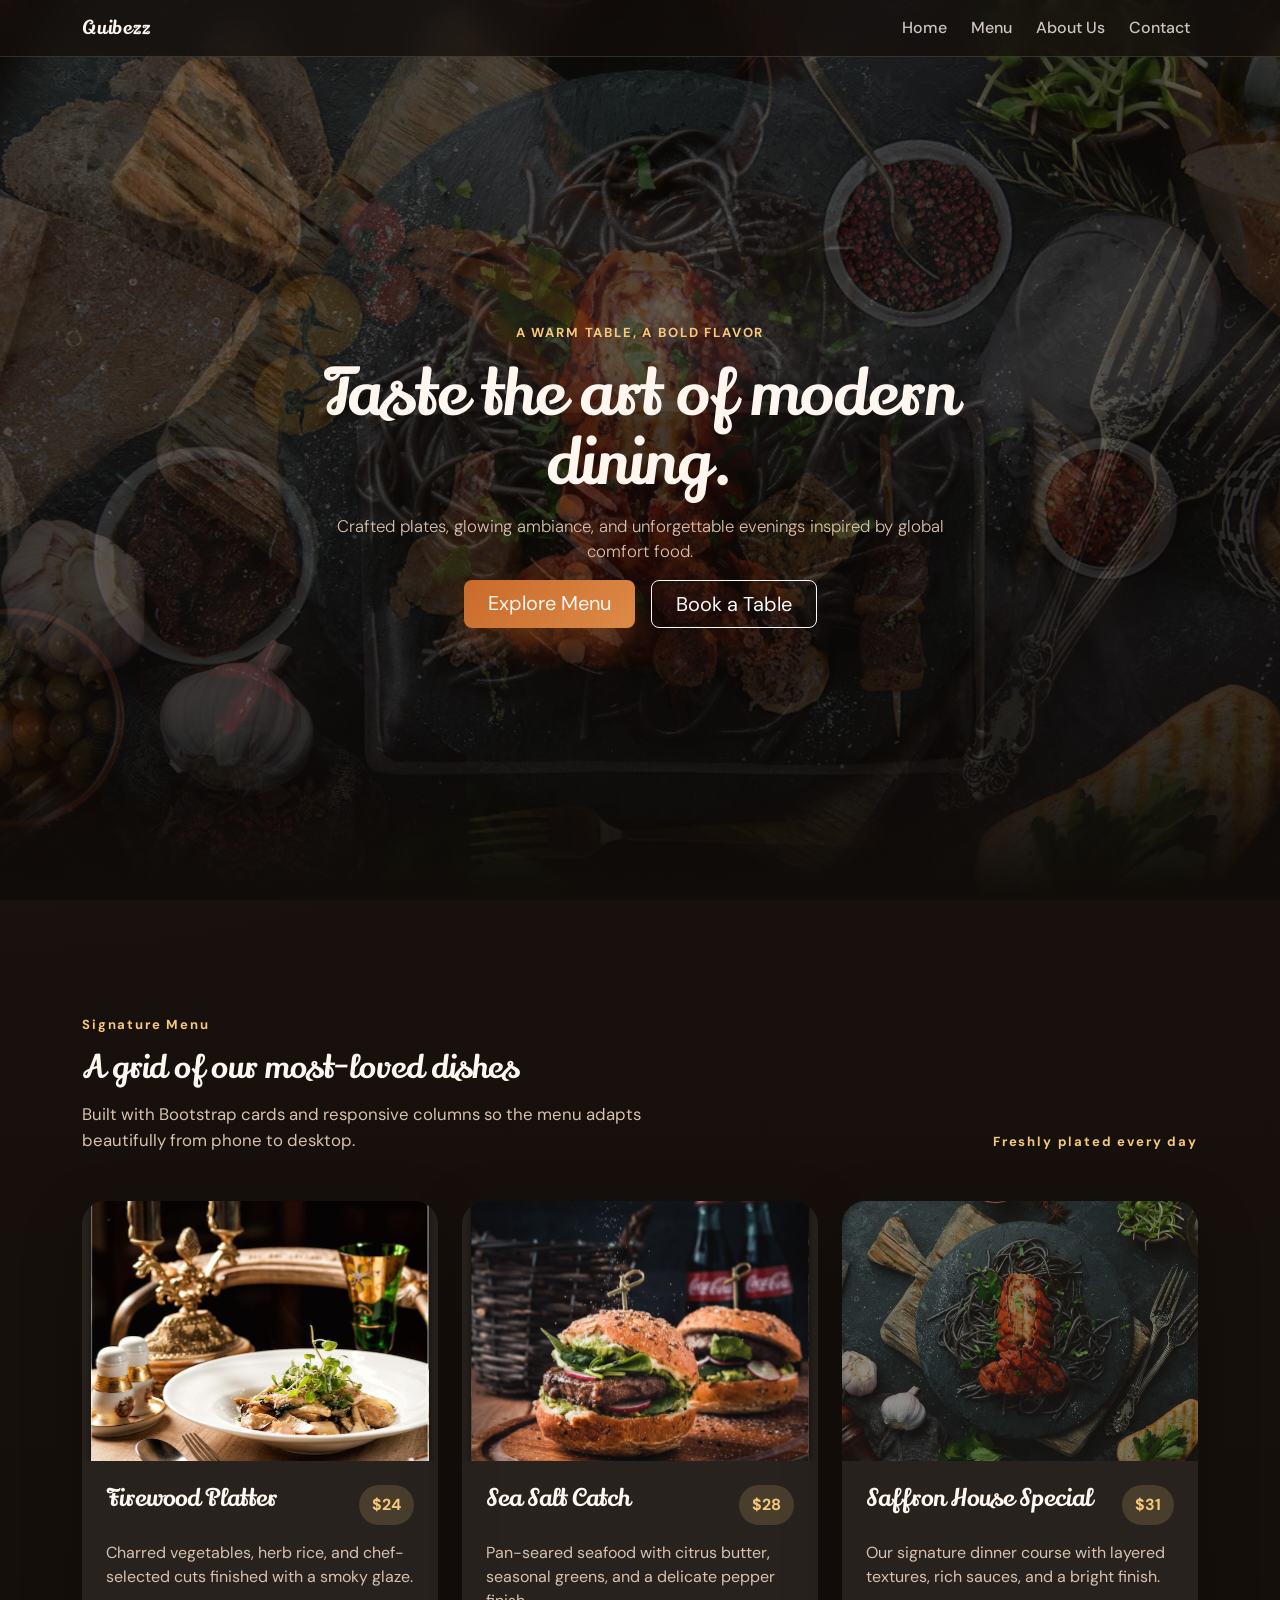
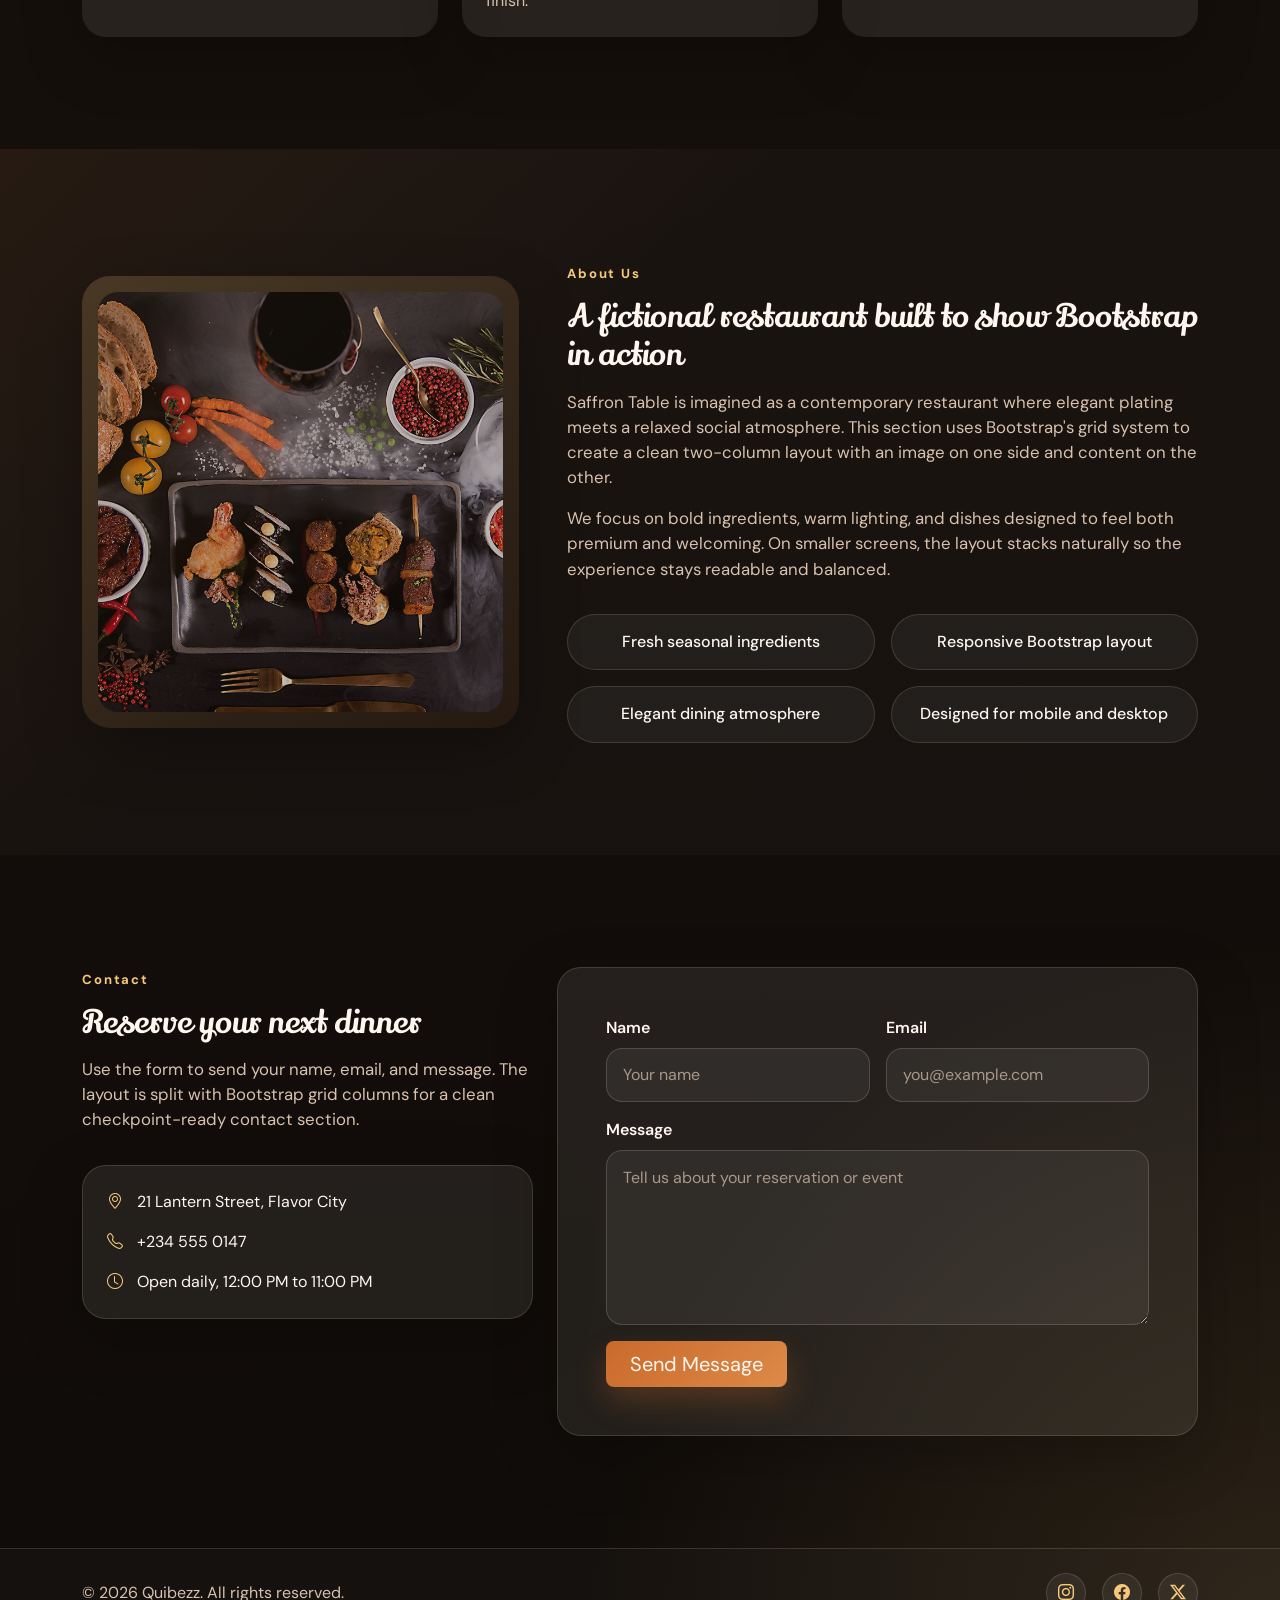
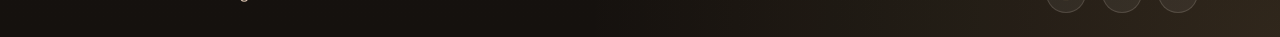
<file: Checkpoint-CSS-2/index.html>
<!DOCTYPE html>
<html lang="en">

<head>
    <meta charset="UTF-8">
    <meta name="viewport" content="width=device-width, initial-scale=1.0">
    <title>Saffron Table</title>
    <link rel="preconnect" href="https://fonts.googleapis.com">
    <link rel="preconnect" href="https://fonts.gstatic.com" crossorigin>
    <link rel="preconnect" href="https://fonts.googleapis.com">
    <link rel="preconnect" href="https://fonts.gstatic.com" crossorigin>
    <link
        href="https://fonts.googleapis.com/css2?family=BBH+Bartle&family=DM+Sans:ital,opsz,wght@0,9..40,100..1000;1,9..40,100..1000&family=Lily+Script+One&family=Playwrite+IE:wght@100..400&family=Poppins:ital,wght@0,100;0,200;0,300;0,400;0,500;0,600;0,700;0,800;0,900;1,100;1,200;1,300;1,400;1,500;1,600;1,700;1,800;1,900&family=Prata&family=Roboto+Mono:ital,wght@0,100..700;1,100..700&family=Syne:wght@400..800&display=swap"
        rel="stylesheet">
    <link href="https://cdn.jsdelivr.net/npm/bootstrap@5.3.8/dist/css/bootstrap.min.css" rel="stylesheet"
        integrity="sha384-sRIl4kxILFvY47J16cr9ZwB07vP4J8+LH7qKQnuqkuIAvNWLzeN8tE5YBujZqJLB" crossorigin="anonymous">
    <link rel="stylesheet" href="https://cdn.jsdelivr.net/npm/bootstrap-icons@1.11.3/font/bootstrap-icons.min.css">
    <link rel="stylesheet" href="style.css">
</head>

<body class="restaurant-page">
    <header>

        <!-- Navbare Section -->

        <nav class="navbar navbar-expand-lg fixed-top site-nav nav-style" data-bs-theme="dark">
            <div class="container">
                <a class="navbar-brand d-flex align-items-center gap-2" href="#home">
                    <span class="lily-font">Quibezz</span>
                </a>
                <button class="navbar-toggler border-0 shadow-none" type="button" data-bs-toggle="collapse"
                    data-bs-target="#mainNav" aria-controls="mainNav" aria-expanded="false"
                    aria-label="Toggle navigation">
                    <span class="navbar-toggler-icon"></span>
                </button>
                <div class="collapse navbar-collapse" id="mainNav">
                    <ul class="navbar-nav ms-auto align-items-lg-center gap-lg-2">
                        <li class="nav-item"><a class="nav-link" href="#home">Home</a></li>
                        <li class="nav-item"><a class="nav-link" href="#menu">Menu</a></li>
                        <li class="nav-item"><a class="nav-link" href="#about">About Us</a></li>
                        <li class="nav-item"><a class="nav-link" href="#contact">Contact</a></li>
                    </ul>
                </div>
            </div>
        </nav>
    </header>

    <main>

        <!-- Hero section  -->

        <section id="home" class="hero-section d-flex align-items-center">
            <div class="container position-relative">
                <div class="row justify-content-center text-center">
                    <div class="col-lg-8">
                        <span class="hero-kicker text-uppercase">A warm table, a bold flavor</span>
                        <h1 class="display-3 hero-title">Taste the art of modern dining.</h1>
                        <p class="lead hero-copy mx-auto">
                            Crafted plates, glowing ambiance, and unforgettable evenings inspired by global comfort
                            food.
                        </p>
                        <div class="d-flex flex-column flex-sm-row justify-content-center gap-3">
                            <a href="#menu" class="btn btn-brand btn-lg px-4">Explore Menu</a>
                            <a href="#contact" class="btn btn-outline-light btn-lg px-4">Book a Table</a>
                        </div>
                    </div>
                </div>
            </div>
        </section>

        <!-- Menu section  -->

        <section id="menu" class="section-spacing">
            <div class="container">
                <div class="row justify-content-between align-items-end g-4 mb-5">
                    <div class="col-lg-7">
                        <span class="section-kicker">Signature Menu</span>
                        <h2 class="section-title">A grid of our most-loved dishes</h2>
                        <p class="section-copy mb-0">
                            Built with Bootstrap cards and responsive columns so the menu adapts beautifully from phone
                            to desktop.
                        </p>
                    </div>
                    <div class="col-lg-4 text-lg-end">
                        <span class="menu-note">Freshly plated every day</span>
                    </div>
                </div>

                <div class="row row-cols-1 row-cols-md-2 row-cols-xl-3 g-4">
                    <div class="col">
                        <article class="card menu-card h-100 border-0">
                            <img src="Resto-images/Rectangle 8.svg" class="card-img-top menu-card-image"
                                alt="Signature grilled platter">
                            <div class="card-body p-4 d-flex flex-column">
                                <div class="d-flex justify-content-between align-items-start gap-3 mb-3">
                                    <h3 class="h4 card-title mb-0">Firewood Platter</h3>
                                    <span class="price-tag">$24</span>
                                </div>
                                <p class="card-text mb-0">
                                    Charred vegetables, herb rice, and chef-selected cuts finished with a smoky glaze.
                                </p>
                            </div>
                        </article>
                    </div>

                    <div class="col">
                        <article class="card menu-card h-100 border-0">
                            <img src="Resto-images/Rectangle 9.svg" class="card-img-top menu-card-image"
                                alt="Artfully plated seafood dish">
                            <div class="card-body p-4 d-flex flex-column">
                                <div class="d-flex justify-content-between align-items-start gap-3 mb-3">
                                    <h3 class="h4 card-title mb-0">Sea Salt Catch</h3>
                                    <span class="price-tag">$28</span>
                                </div>
                                <p class="card-text mb-0">
                                    Pan-seared seafood with citrus butter, seasonal greens, and a delicate pepper
                                    finish.
                                </p>
                            </div>
                        </article>
                    </div>

                    <div class="col">
                        <article class="card menu-card h-100 border-0">
                            <img src="Resto-images/Rectangle 6.svg" class="card-img-top menu-card-image"
                                alt="Chef special plated dinner">
                            <div class="card-body p-4 d-flex flex-column">
                                <div class="d-flex justify-content-between align-items-start gap-3 mb-3">
                                    <h3 class="h4 card-title mb-0">Saffron House Special</h3>
                                    <span class="price-tag">$31</span>
                                </div>
                                <p class="card-text mb-0">
                                    Our signature dinner course with layered textures, rich sauces, and a bright finish.
                                </p>
                            </div>
                        </article>
                    </div>
                </div>
            </div>
        </section>

        <!-- About Section -->

        <section id="about" class="section-spacing section-dark">
            <div class="container">
                <div class="row align-items-center g-5">
                    <div class="col-lg-5">
                        <div class="about-image-wrap">
                            <img src="Resto-images/Rectangle 20.png" class="img-fluid about-image"
                                alt="Restaurant food and dining atmosphere">
                        </div>
                    </div>
                    <div class="col-lg-7">
                        <span class="section-kicker">About Us</span>
                        <h2 class="section-title">A fictional restaurant built to show Bootstrap in action</h2>
                        <p class="section-copy">
                            Saffron Table is imagined as a contemporary restaurant where elegant plating meets a relaxed
                            social atmosphere. This section uses Bootstrap's grid system to create a clean two-column
                            layout with an image on one side and content on the other.
                        </p>
                        <p class="section-copy">
                            We focus on bold ingredients, warm lighting, and dishes designed to feel both premium and
                            welcoming. On smaller screens, the layout stacks naturally so the experience stays readable
                            and balanced.
                        </p>
                        <div class="row g-3 mt-2">
                            <div class="col-sm-6">
                                <div class="info-chip">Fresh seasonal ingredients</div>
                            </div>
                            <div class="col-sm-6">
                                <div class="info-chip">Responsive Bootstrap layout</div>
                            </div>
                            <div class="col-sm-6">
                                <div class="info-chip">Elegant dining atmosphere</div>
                            </div>
                            <div class="col-sm-6">
                                <div class="info-chip">Designed for mobile and desktop</div>
                            </div>
                        </div>
                    </div>
                </div>
            </div>
        </section>

        <!-- Contact Section  -->

        <section id="contact" class="section-spacing">
            <div class="container">
                <div class="row g-4">
                    <div class="col-lg-5">
                        <span class="section-kicker">Contact</span>
                        <h2 class="section-title">Reserve your next dinner</h2>
                        <p class="section-copy">
                            Use the form to send your name, email, and message. The layout is split with Bootstrap grid
                            columns for a clean checkpoint-ready contact section.
                        </p>

                        <div class="contact-card">
                            <div class="contact-line">
                                <i class="bi bi-geo-alt"></i>
                                <span>21 Lantern Street, Flavor City</span>
                            </div>
                            <div class="contact-line">
                                <i class="bi bi-telephone"></i>
                                <span>+234 555 0147</span>
                            </div>
                            <div class="contact-line">
                                <i class="bi bi-clock"></i>
                                <span>Open daily, 12:00 PM to 11:00 PM</span>
                            </div>
                        </div>
                    </div>

                    <div class="col-lg-7">
                        <form class="contact-form p-4 p-md-5">
                            <div class="row g-3">
                                <div class="col-md-6">
                                    <label for="name" class="form-label">Name</label>
                                    <input type="text" class="form-control" id="name" placeholder="Your name" required>
                                </div>
                                <div class="col-md-6">
                                    <label for="email" class="form-label">Email</label>
                                    <input type="email" class="form-control" id="email" placeholder="you@example.com" required>
                                </div>
                                <div class="col-12">
                                    <label for="message" class="form-label">Message</label>
                                    <textarea class="form-control" id="message" rows="6"
                                        placeholder="Tell us about your reservation or event"></textarea>
                                </div>
                                <div class="col-12">
                                    <button type="submit" class="btn btn-brand btn-lg px-4">Send Message</button>
                                </div>
                            </div>
                        </form>
                    </div>
                </div>
            </div>
        </section>
    </main>

    <!-- Footer  -->

    <footer class="site-footer py-4">
        <div class="container">
            <div class="row align-items-center g-3">
                <div class="col-md-6 text-center text-md-start">
                    <p class="mb-0">&copy; 2026 Quibezz. All rights reserved.</p>
                </div>
                <div class="col-md-6">
                    <div class="d-flex justify-content-center justify-content-md-end gap-3 footer-icons">
                        <a href="#" aria-label="Instagram"><i class="bi bi-instagram"></i></a>
                        <a href="#" aria-label="Facebook"><i class="bi bi-facebook"></i></a>
                        <a href="#" aria-label="Twitter X"><i class="bi bi-twitter-x"></i></a>
                    </div>
                </div>
            </div>
        </div>
    </footer>

    <script src="https://cdn.jsdelivr.net/npm/bootstrap@5.3.8/dist/js/bootstrap.bundle.min.js"
        crossorigin="anonymous"></script>
</body>

</html>
</file>
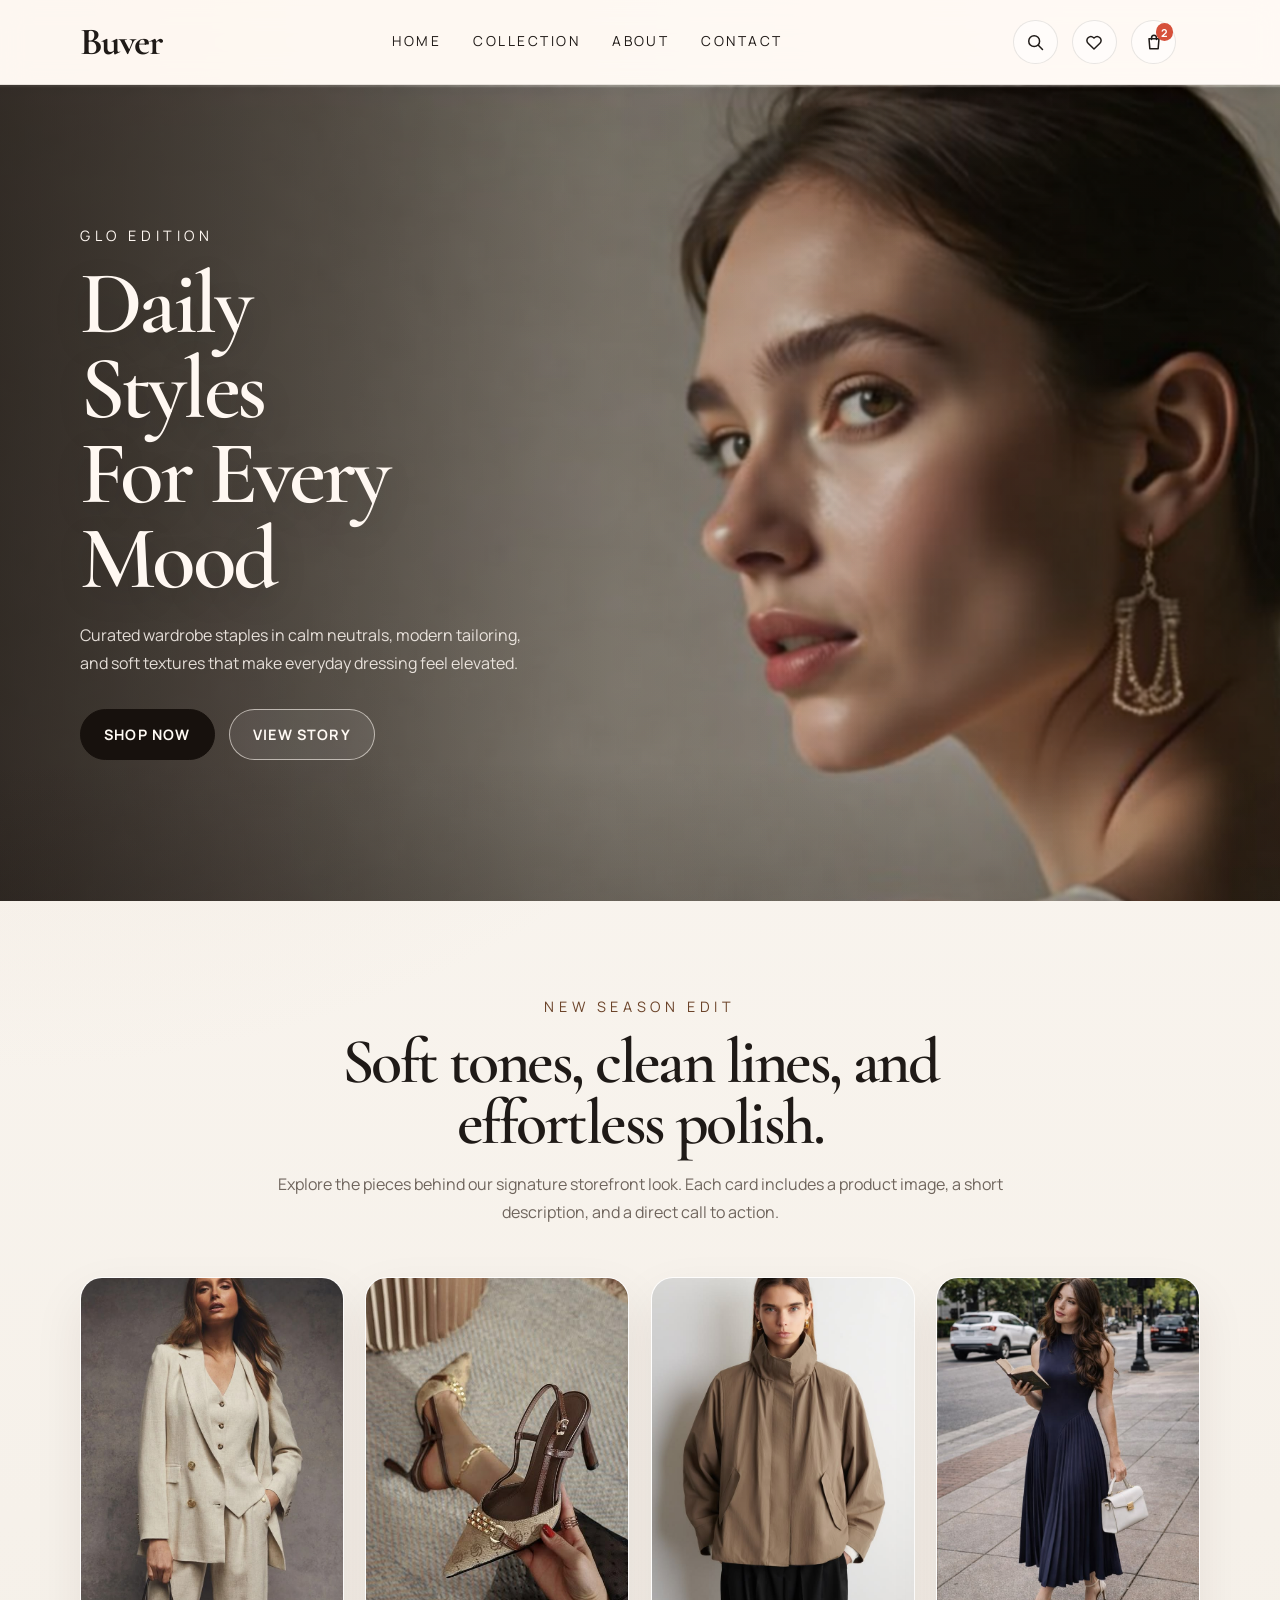
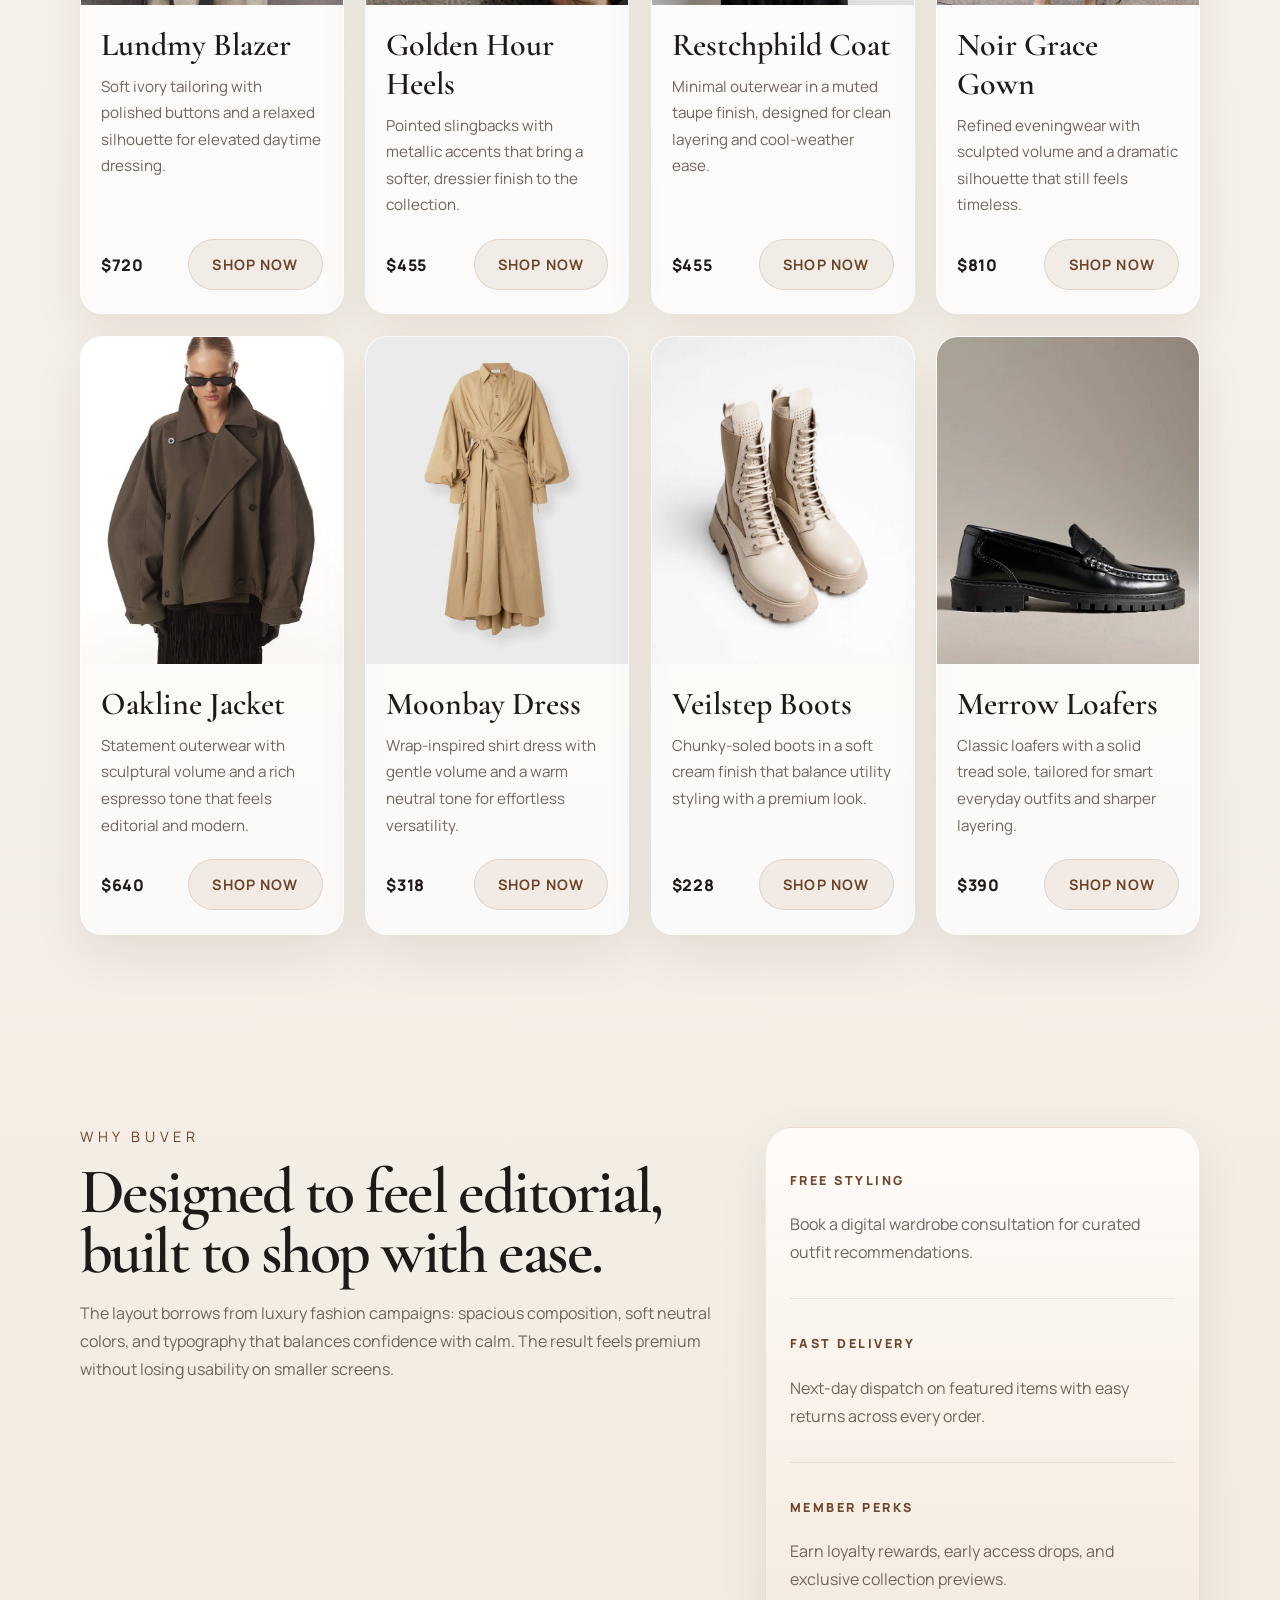
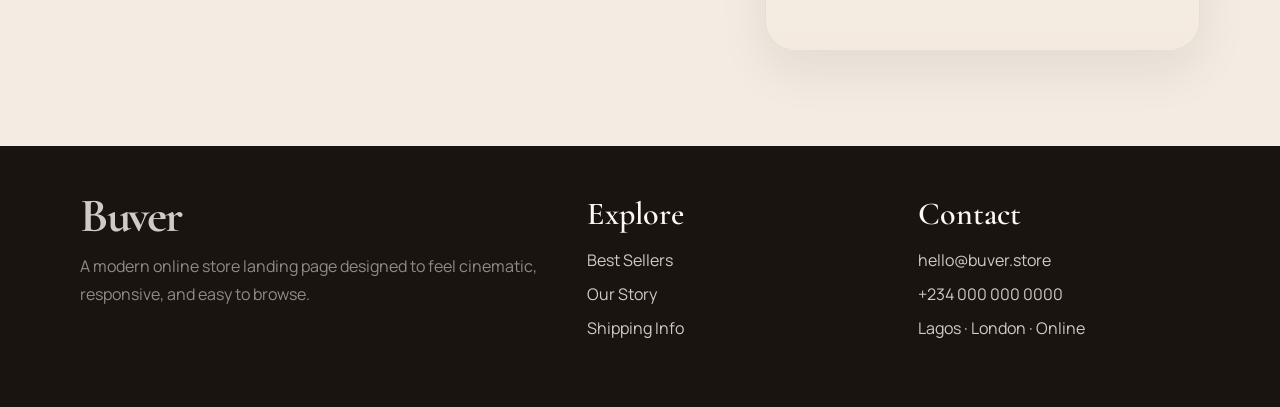
<file: Checkpoint-CSS-3/index.html>
<!DOCTYPE html>
<html lang="en">
<head>
  <meta charset="UTF-8">
  <meta name="viewport" content="width=device-width, initial-scale=1.0">
  <title>Buver | Store Landing Page</title>
  <meta
    name="description"
    content="A responsive fashion store landing page with a cinematic hero section, curated products, and a polished footer."
  >
  <!-- Optional web fonts with graceful fallbacks for offline viewing -->
  <link rel="preconnect" href="https://fonts.googleapis.com">
  <link rel="preconnect" href="https://fonts.gstatic.com" crossorigin>
  <link
    href="https://fonts.googleapis.com/css2?family=Cormorant+Garamond:wght@400;500;600;700&family=Manrope:wght@400;500;600;700&display=swap"
    rel="stylesheet"
  >
  <link rel="stylesheet" href="styles.css">
</head>
<body>
  <!-- Main header with navigation and utility actions -->
  <header class="site-header">
    <div class="container header-row">
      <a class="brand" href="#home" aria-label="Buver homepage">Buver</a>

      <div class="header-panel">
        <div class="header-panel-inner">
          <nav class="site-nav site-nav-desktop" aria-label="Primary">
            <a href="#home">Home</a>
            <a href="#collection">Collection</a>
            <a href="#about">About</a>
            <a href="#contact">Contact</a>
          </nav>

          <div class="header-tools header-tools-desktop" aria-label="Quick actions">
            <a href="#collection" aria-label="Search products">
              <span class="tool-icon" aria-hidden="true">
                <svg viewBox="0 0 24 24" role="presentation">
                  <circle cx="11" cy="11" r="6.5"></circle>
                  <path d="M16 16L21 21"></path>
                </svg>
              </span>
            </a>
            <a href="#about" aria-label="Saved items">
              <span class="tool-icon" aria-hidden="true">
                <svg viewBox="0 0 24 24" role="presentation">
                  <path d="M12 20.4L4.9 13.5C3 11.7 3 8.7 4.9 6.9C6.8 5.1 9.7 5.1 11.6 6.9L12 7.3L12.4 6.9C14.3 5.1 17.2 5.1 19.1 6.9C21 8.7 21 11.7 19.1 13.5L12 20.4Z"></path>
                </svg>
              </span>
            </a>
            <a href="#contact" aria-label="Shopping bag">
              <span class="tool-icon" aria-hidden="true">
                <svg viewBox="0 0 24 24" role="presentation">
                  <path d="M6 8H18L17 20H7L6 8Z"></path>
                  <path d="M9 9V7.6C9 5.6 10.4 4 12 4C13.6 4 15 5.6 15 7.6V9"></path>
                </svg>
              </span>
              <span class="cart-count">2</span>
            </a>
          </div>
        </div>
      </div>

      <!-- Compact mobile navigation -->
      <details class="mobile-menu">
        <summary class="mobile-menu-button" aria-label="Open menu">
          <span></span>
          <span></span>
          <span></span>
        </summary>

        <div class="mobile-menu-panel">
          <nav class="mobile-nav" aria-label="Mobile primary">
            <a href="#home">Home</a>
            <a href="#collection">Collection</a>
            <a href="#about">About</a>
            <a href="#contact">Contact</a>
          </nav>

          <div class="mobile-tools" aria-label="Mobile quick actions">
            <a href="#collection" aria-label="Search products">
              <span class="tool-icon" aria-hidden="true">
                <svg viewBox="0 0 24 24" role="presentation">
                  <circle cx="11" cy="11" r="6.5"></circle>
                  <path d="M16 16L21 21"></path>
                </svg>
              </span>
            </a>
            <a href="#about" aria-label="Saved items">
              <span class="tool-icon" aria-hidden="true">
                <svg viewBox="0 0 24 24" role="presentation">
                  <path d="M12 20.4L4.9 13.5C3 11.7 3 8.7 4.9 6.9C6.8 5.1 9.7 5.1 11.6 6.9L12 7.3L12.4 6.9C14.3 5.1 17.2 5.1 19.1 6.9C21 8.7 21 11.7 19.1 13.5L12 20.4Z"></path>
                </svg>
              </span>
            </a>
            <a href="#contact" aria-label="Shopping bag">
              <span class="tool-icon" aria-hidden="true">
                <svg viewBox="0 0 24 24" role="presentation">
                  <path d="M6 8H18L17 20H7L6 8Z"></path>
                  <path d="M9 9V7.6C9 5.6 10.4 4 12 4C13.6 4 15 5.6 15 7.6V9"></path>
                </svg>
              </span>
              <span class="cart-count">2</span>
            </a>
          </div>
        </div>
      </details>
    </div>
  </header>

  <main>
    <!-- Hero section inspired by the provided visual reference -->
    <section class="hero" id="home">
      <div class="container hero-grid">
        <div class="hero-copy">
          <p class="eyebrow">GLO EDITION</p>
          <h1>Daily Styles<br>For Every Mood</h1>
          <p class="hero-text">
            Curated wardrobe staples in calm neutrals, modern tailoring, and soft textures
            that make everyday dressing feel elevated.
          </p>
          <div class="hero-actions">
            <a class="button button-primary" href="#collection">Shop Now</a>
            <a class="button button-secondary" href="#about">View Story</a>
          </div>
        </div>
      </div>
    </section>

    <!-- Featured products section -->
    <section class="products" id="collection">
      <div class="container">
        <div class="section-heading">
          <p class="eyebrow eyebrow-dark">New Season Edit</p>
          <h2>Soft tones, clean lines, and effortless polish.</h2>
          <p class="section-text">
            Explore the pieces behind our signature storefront look. Each card includes
            a product image, a short description, and a direct call to action.
          </p>
        </div>

        <div class="product-grid">
          <article class="product-card">
            <img src="assets/Lundmy Blazer.jpg" alt="Ivory blazer and tailored set">
            <div class="product-content">
              <h3>Lundmy Blazer</h3>
              <p>Soft ivory tailoring with polished buttons and a relaxed silhouette for elevated daytime dressing.</p>
              <div class="product-meta">
                <span class="price">$720</span>
                <a class="card-button" href="#contact">Shop Now</a>
              </div>
            </div>
          </article>

          <article class="product-card">
            <img src="assets/hill.jpg" alt="Elegant pointed slingback heels">
            <div class="product-content">
              <h3>Golden Hour Heels</h3>
              <p>Pointed slingbacks with metallic accents that bring a softer, dressier finish to the collection.</p>
              <div class="product-meta">
                <span class="price">$455</span>
                <a class="card-button" href="#contact">Shop Now</a>
              </div>
            </div>
          </article>

          <article class="product-card">
            <img src="assets/Restchphild Coat.jpg" alt="Taupe coat with a minimal high-neck cut">
            <div class="product-content">
              <h3>Restchphild Coat</h3>
              <p>Minimal outerwear in a muted taupe finish, designed for clean layering and cool-weather ease.</p>
              <div class="product-meta">
                <span class="price">$455</span>
                <a class="card-button" href="#contact">Shop Now</a>
              </div>
            </div>
          </article>

          <article class="product-card">
            <img src="assets/robe.jpg" alt="Elegant dark gown">
            <div class="product-content">
              <h3>Noir Grace Gown</h3>
              <p>Refined eveningwear with sculpted volume and a dramatic silhouette that still feels timeless.</p>
              <div class="product-meta">
                <span class="price">$810</span>
                <a class="card-button" href="#contact">Shop Now</a>
              </div>
            </div>
          </article>

          <article class="product-card">
            <img src="assets/Oakline Jacket.jpg" alt="Oversized brown fashion jacket">
            <div class="product-content">
              <h3>Oakline Jacket</h3>
              <p>Statement outerwear with sculptural volume and a rich espresso tone that feels editorial and modern.</p>
              <div class="product-meta">
                <span class="price">$640</span>
                <a class="card-button" href="#contact">Shop Now</a>
              </div>
            </div>
          </article>

          <article class="product-card">
            <img src="assets/Moonbay Dress.jpg" alt="Sand-colored wrap shirt dress">
            <div class="product-content">
              <h3>Moonbay Dress</h3>
              <p>Wrap-inspired shirt dress with gentle volume and a warm neutral tone for effortless versatility.</p>
              <div class="product-meta">
                <span class="price">$318</span>
                <a class="card-button" href="#contact">Shop Now</a>
              </div>
            </div>
          </article>

          <article class="product-card">
            <img src="assets/Veilstep Boots.jpg" alt="Cream combat boots">
            <div class="product-content">
              <h3>Veilstep Boots</h3>
              <p>Chunky-soled boots in a soft cream finish that balance utility styling with a premium look.</p>
              <div class="product-meta">
                <span class="price">$228</span>
                <a class="card-button" href="#contact">Shop Now</a>
              </div>
            </div>
          </article>

          <article class="product-card">
            <img src="assets/Merrow Loafers.jpg" alt="Black leather loafers">
            <div class="product-content">
              <h3>Merrow Loafers</h3>
              <p>Classic loafers with a solid tread sole, tailored for smart everyday outfits and sharper layering.</p>
              <div class="product-meta">
                <span class="price">$390</span>
                <a class="card-button" href="#contact">Shop Now</a>
              </div>
            </div>
          </article>
        </div>
      </div>
    </section>

    <!-- Supporting content to make the landing page feel complete -->
    <section class="about" id="about">
      <div class="container about-grid">
        <div>
          <p class="eyebrow eyebrow-dark">Why Buver</p>
          <h2>Designed to feel editorial, built to shop with ease.</h2>
          <p class="section-text">
            The layout borrows from luxury fashion campaigns: spacious composition, soft
            neutral colors, and typography that balances confidence with calm. The result
            feels premium without losing usability on smaller screens.
          </p>
        </div>

        <div class="info-card">
          <div>
            <span class="info-label">Free styling</span>
            <p>Book a digital wardrobe consultation for curated outfit recommendations.</p>
          </div>
          <div>
            <span class="info-label">Fast delivery</span>
            <p>Next-day dispatch on featured items with easy returns across every order.</p>
          </div>
          <div>
            <span class="info-label">Member perks</span>
            <p>Earn loyalty rewards, early access drops, and exclusive collection previews.</p>
          </div>
        </div>
      </div>
    </section>
  </main>

  <!-- Footer with quick links and a short sign-off -->
  <footer class="site-footer" id="contact">
    <div class="container footer-grid">
      <div>
        <a class="brand brand-footer" href="#home">Buver</a>
        <p class="footer-text">
          A modern online store landing page designed to feel cinematic, responsive, and easy to browse.
        </p>
      </div>

      <div>
        <h3 class="footer-title">Explore</h3>
        <a href="#collection">Best Sellers</a>
        <a href="#about">Our Story</a>
        <a href="#contact">Shipping Info</a>
      </div>

      <div>
        <h3 class="footer-title">Contact</h3>
        <a href="mailto:hello@buver.store">hello@buver.store</a>
        <a href="tel:+2340000000000">+234 000 000 0000</a>
        <span>Lagos &middot; London &middot; Online</span>
      </div>
    </div>
  </footer>
</body>
</html>
</file>
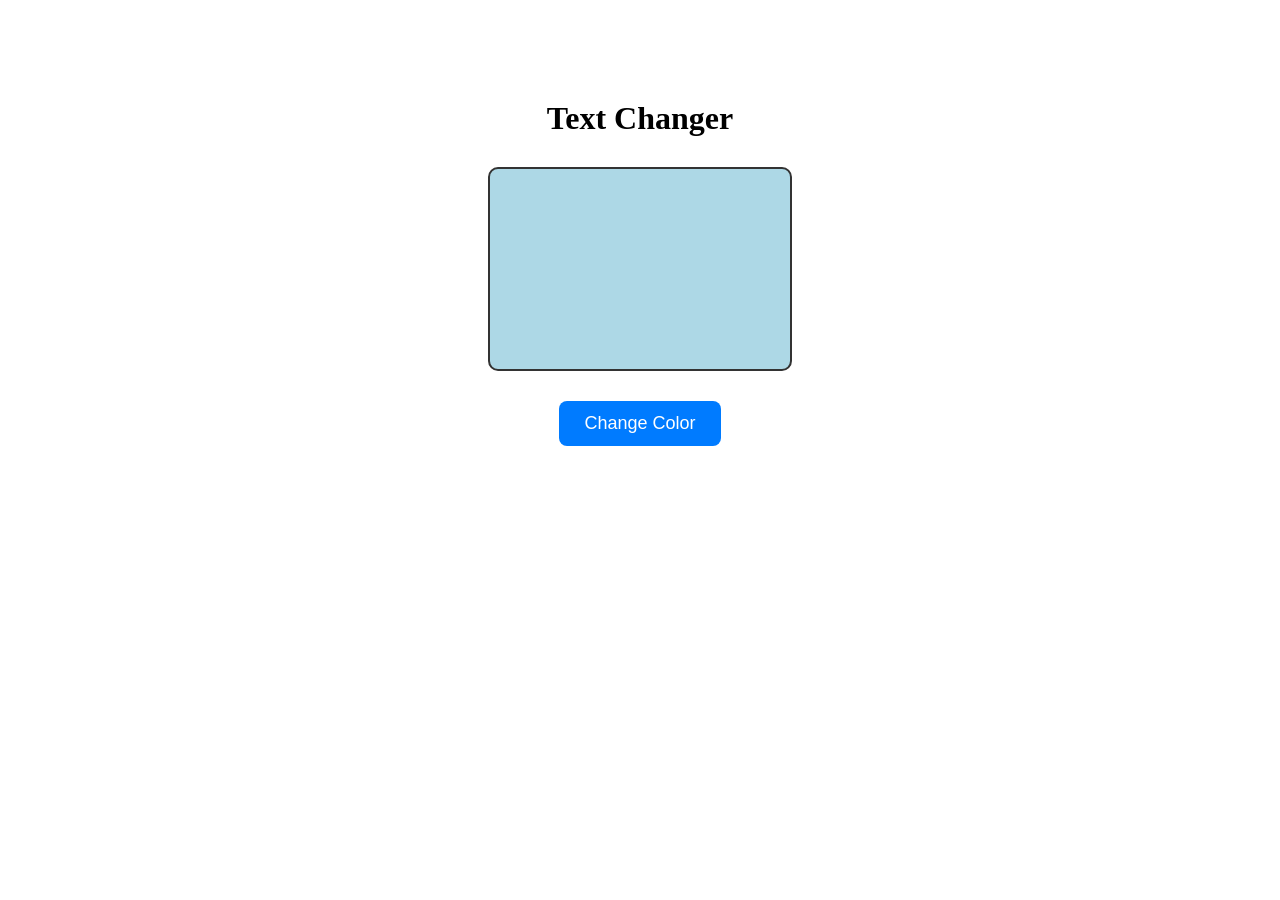
<file: DOM-Project-2-Checkpoint/index.html>
<!DOCTYPE html>
<html lang="en">

<head>
    <meta charset="UTF-8">
    <meta name="viewport" content="width=device-width, initial-scale=1.0">
    <title>Color Changer</title>
    <link rel="stylesheet" href="styles.css">
</head>

<body>
    <div class="container">

        <h1>Text Changer</h1>

        <div id="color-box"></div>

        <button id="change-color-btn">Change Color</button>

    </div>
    <script src="script.js"></script>
</body>

</html>
</file>
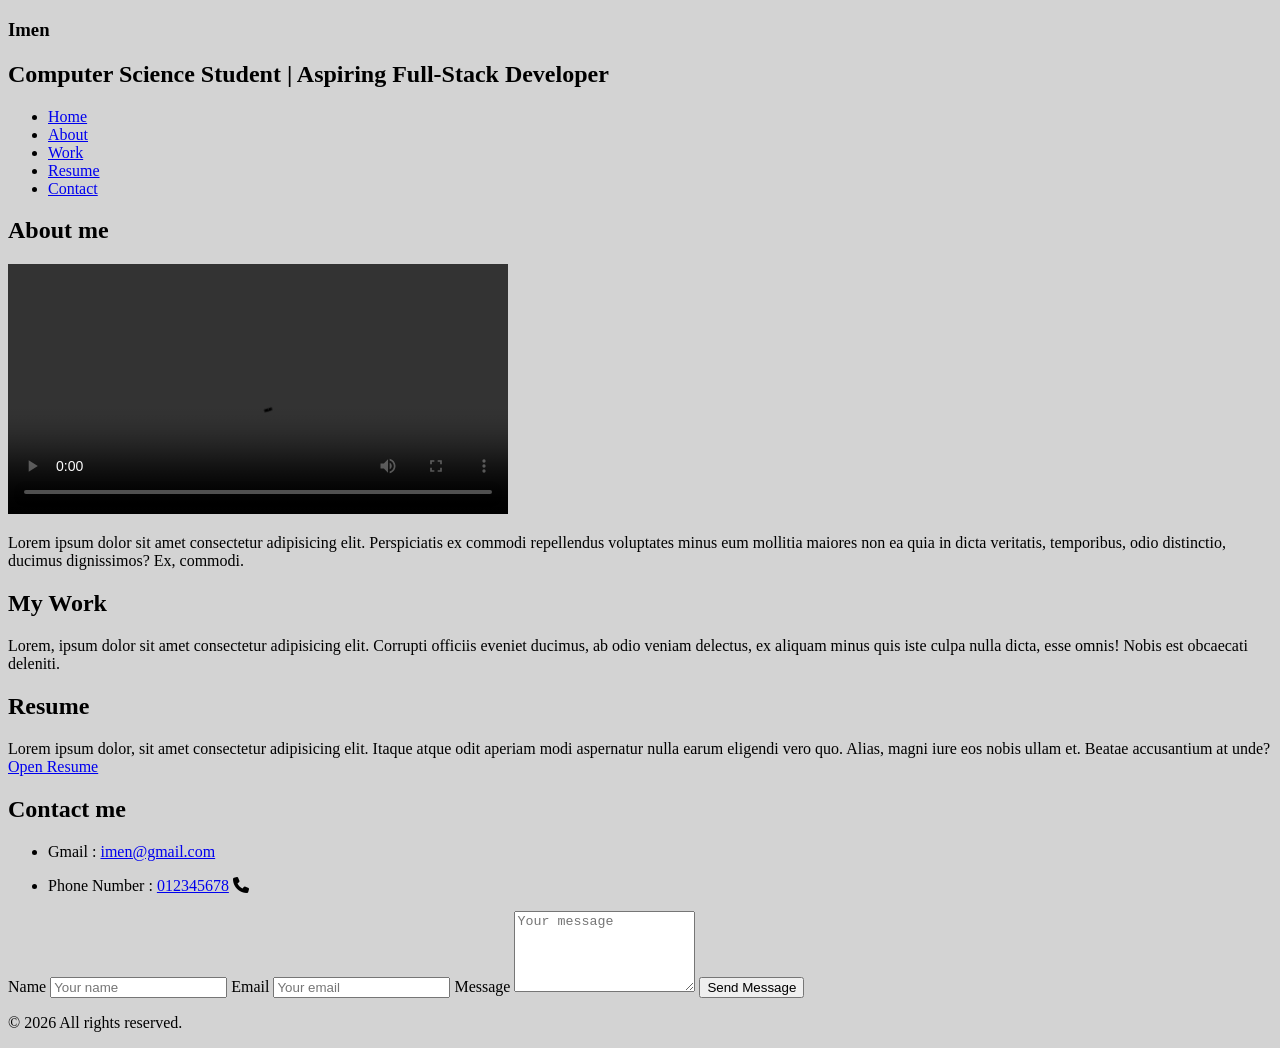
<file: HTML_checkpoint1/index.html>
<!doctype html>
<html lang="en">
  <head>
    <meta charset="UTF-8" />
    <meta name="viewport" content="width=device-width, initial-scale=1.0" />
    <title>My portfolio</title>
    <link
      rel="stylesheet"
      href="https://cdnjs.cloudflare.com/ajax/libs/font-awesome/6.5.1/css/all.min.css"
    />
  </head>

  <body style="background-color: lightgray">
    <header>
      <!-- NAV SECTION -->

      <nav>
        <section id="Home">
          <h1>Imen</h1>
          <h2>Computer Science Student | Aspiring Full-Stack Developer</h2>
        </section>

        <ul>
          <li><a href="#Home">Home</a></li>
          <li><a href="#About">About</a></li>
          <li><a href="#MyWork">Work</a></li>
          <li><a href="#Resume">Resume</a></li>
          <li><a href="#Contact">Contact</a></li>
        </ul>
      </nav>
    </header>

    <!-- ABOUT SECTION -->

    <section id="About">
      <h2>About me</h2>
      <video width=" 500" controls>
        <source src="video2.mp4" type="video/mp4" />
        Your browser does not support the video tag.
      </video>
      <p>
        Lorem ipsum dolor sit amet consectetur adipisicing elit. Perspiciatis ex
        commodi repellendus voluptates minus eum mollitia maiores non ea quia in
        dicta veritatis, temporibus, odio distinctio, ducimus dignissimos? Ex,
        commodi.
      </p>
    </section>

    <!-- WORK SECTION -->

    <section id="MyWork">
      <h2>My Work</h2>
      <p>
        Lorem, ipsum dolor sit amet consectetur adipisicing elit. Corrupti
        officiis eveniet ducimus, ab odio veniam delectus, ex aliquam minus quis
        iste culpa nulla dicta, esse omnis! Nobis est obcaecati deleniti.
      </p>
    </section>

    <!-- RESUME SECTION -->

    <section id="Resume">
      <h2>Resume</h2>
      <p>
        Lorem ipsum dolor, sit amet consectetur adipisicing elit. Itaque atque
        odit aperiam modi aspernatur nulla earum eligendi vero quo. Alias, magni
        iure eos nobis ullam et. Beatae accusantium at unde?
        <a href="#">Open Resume</a>
      </p>
    </section>

    <!-- CONTACT SECTION  -->

    <section id="Contact">
      <h2>Contact me</h2>
      <ul>
        <li>
          <p>Gmail : <a href="mailto:#">imen@gmail.com</a></p>
        </li>
        <li>
          <p>
            Phone Number : <a href="tel:0542053507"> 012345678</a>
            <i class="fa-solid fa-phone"> </i>
          </p>
        </li>
      </ul>

      <!-- CONTACT FORM -->

      <form>
        <label>Name</label>
        <input type="text" name="name" placeholder="Your name" required />

        <label>Email</label>
        <input type="email" name="email" placeholder="Your email" required />

        <label>Message</label>
        <textarea
          name="message"
          rows="5"
          placeholder="Your message"
          required
        ></textarea>

        <button type="submit">Send Message</button>
      </form>
    </section>

    <footer id="footer">
      <p>&copy; 2026 All rights reserved.</p>
    </footer>
  </body>
</html>
</file>
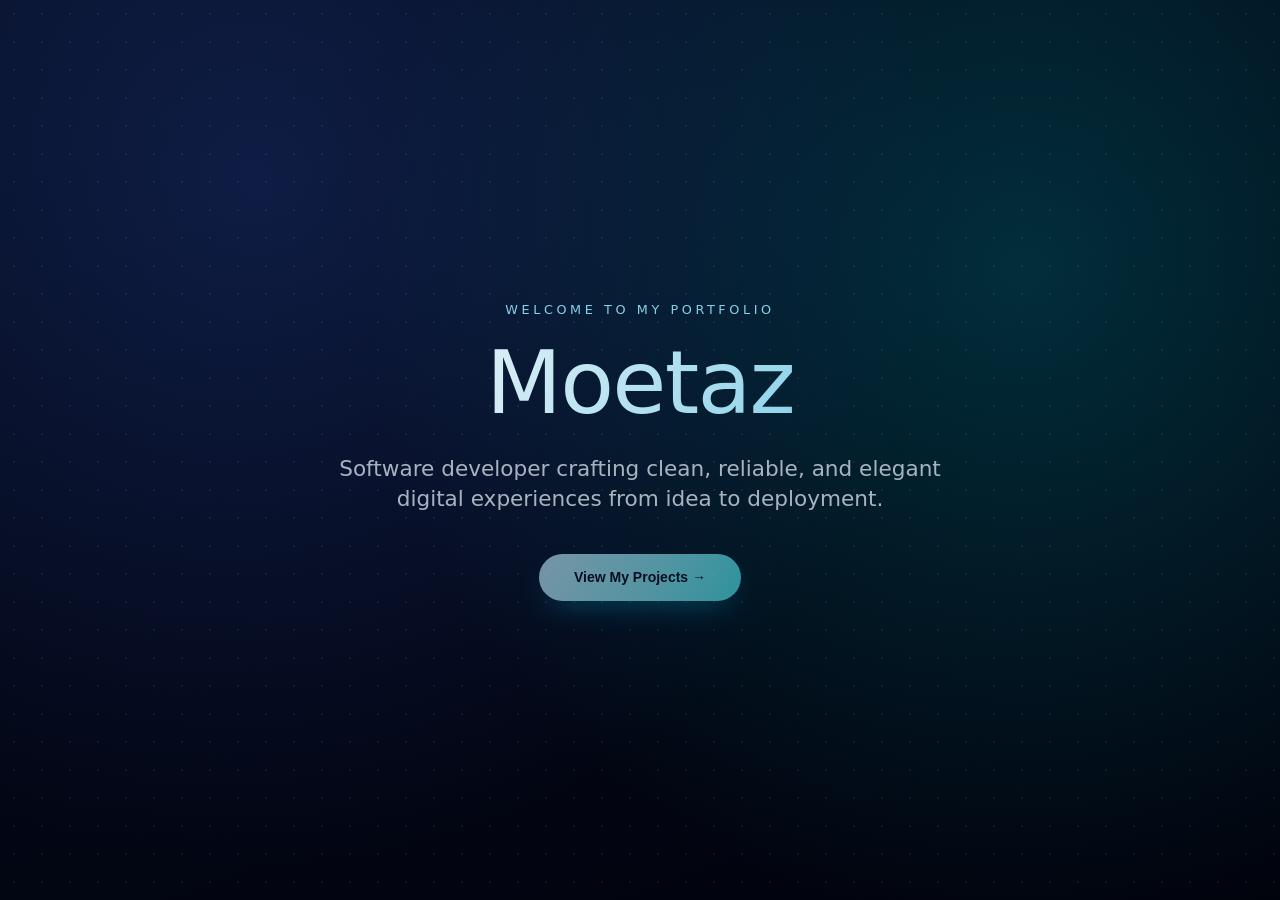
<file: vibe-checkpoint-01/index.html>
<!doctype html>
<html lang="en">
  <head>
    <meta charset="UTF-8" />
    <meta name="viewport" content="width=device-width, initial-scale=1.0" />
    <title>Moetaz — Portfolio</title>
    <meta
      name="description"
      content="Personal portfolio of Moetaz — explore my projects and work."
    />
    <meta property="og:title" content="Moetaz — Portfolio" />
    <meta
      property="og:description"
      content="Personal portfolio of Moetaz — explore my projects and work."
    />
    <link rel="stylesheet" href="styles.css" />
  </head>
  <body>
    <header class="hero">
      <div class="hero-content">
        <span class="hero-eyebrow">Welcome to my portfolio</span>
        <h1 class="hero-name">Moetaz</h1>
        <p class="hero-subtitle">
          Software developer crafting clean, reliable, and elegant digital
          experiences from idea to deployment.
        </p>
        <button class="hero-button" type="button" id="viewProjects">
          View My Projects →
        </button>
      </div>
    </header>

    <script src="script.js"></script>
  </body>
</html>
</file>
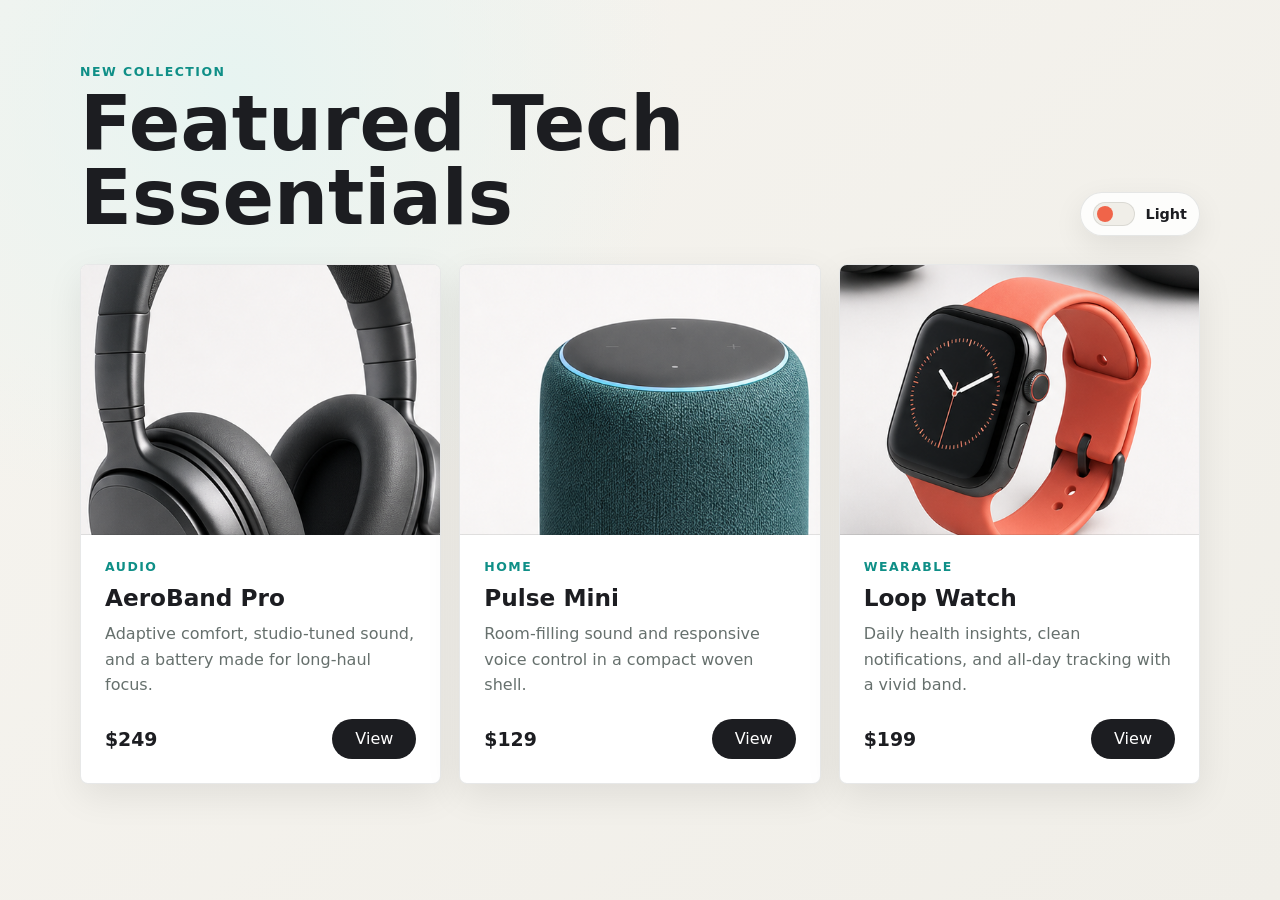
<file: vibe-checkpoint-02/index.html>
<!DOCTYPE html>
<html lang="en">
  <head>
    <meta charset="UTF-8" />
    <meta name="viewport" content="width=device-width, initial-scale=1.0" />
    <title>Product Gallery</title>
    <link rel="stylesheet" href="styles.css" />
  </head>
  <body>
    <main class="page-shell">
      <header class="gallery-header fade-in">
        <div>
          <p class="eyebrow">New collection</p>
          <h1>Featured Tech Essentials</h1>
        </div>
        <button class="theme-toggle" type="button" aria-label="Switch to dark theme">
          <span class="toggle-track" aria-hidden="true">
            <span class="toggle-thumb"></span>
          </span>
          <span class="toggle-label">Dark</span>
        </button>
      </header>

      <section class="product-grid" aria-label="Product gallery">
        <article class="product-card fade-in" style="--delay: 120ms">
          <div class="product-media product-media--headphones" role="img" aria-label="Wireless headphones"></div>
          <div class="product-copy">
            <p class="category">Audio</p>
            <h2>AeroBand Pro</h2>
            <p>Adaptive comfort, studio-tuned sound, and a battery made for long-haul focus.</p>
          </div>
          <div class="card-footer">
            <span class="price">$249</span>
            <button type="button">View</button>
          </div>
        </article>

        <article class="product-card fade-in" style="--delay: 240ms">
          <div class="product-media product-media--speaker" role="img" aria-label="Compact smart speaker"></div>
          <div class="product-copy">
            <p class="category">Home</p>
            <h2>Pulse Mini</h2>
            <p>Room-filling sound and responsive voice control in a compact woven shell.</p>
          </div>
          <div class="card-footer">
            <span class="price">$129</span>
            <button type="button">View</button>
          </div>
        </article>

        <article class="product-card fade-in" style="--delay: 360ms">
          <div class="product-media product-media--watch" role="img" aria-label="Minimalist smartwatch"></div>
          <div class="product-copy">
            <p class="category">Wearable</p>
            <h2>Loop Watch</h2>
            <p>Daily health insights, clean notifications, and all-day tracking with a vivid band.</p>
          </div>
          <div class="card-footer">
            <span class="price">$199</span>
            <button type="button">View</button>
          </div>
        </article>
      </section>
    </main>

    <script src="script.js"></script>
  </body>
</html>
</file>
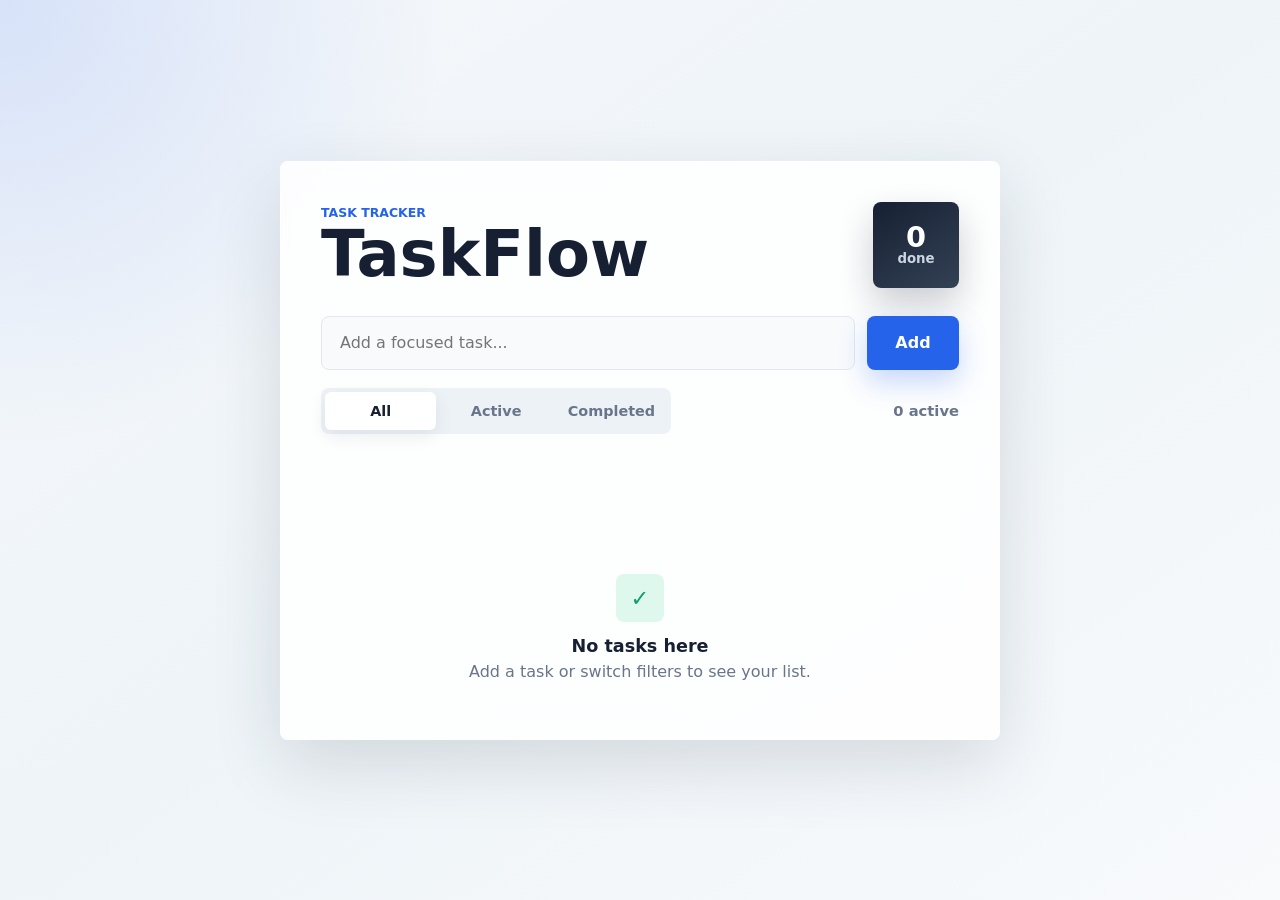
<file: vibe-checkpoint-04/index.html>
<!DOCTYPE html>
<html lang="en">
<head>
  <meta charset="UTF-8">
  <meta name="viewport" content="width=device-width, initial-scale=1.0">
  <title>TaskFlow Todo App</title>
  <link rel="stylesheet" href="styles.css">
</head>
<body>
  <main class="app-shell">
    <section class="task-panel" aria-labelledby="app-title">
      <header class="app-header">
        <div>
          <p class="eyebrow">Task Tracker</p>
          <h1 id="app-title">TaskFlow</h1>
        </div>
        <div class="task-stats" aria-live="polite">
          <span id="completed-count">0</span>
          <small>done</small>
        </div>
      </header>

      <form id="task-form" class="task-form" autocomplete="off">
        <label class="sr-only" for="task-input">Add a new task</label>
        <input id="task-input" type="text" maxlength="120" placeholder="Add a focused task..." required>
        <button type="submit" aria-label="Add task">Add</button>
      </form>

      <div class="toolbar">
        <div class="filters" role="tablist" aria-label="Task filters">
          <button class="filter-btn is-active" type="button" data-filter="all" role="tab" aria-selected="true">All</button>
          <button class="filter-btn" type="button" data-filter="active" role="tab" aria-selected="false">Active</button>
          <button class="filter-btn" type="button" data-filter="completed" role="tab" aria-selected="false">Completed</button>
        </div>
        <span id="active-count" class="active-count">0 active</span>
      </div>

      <ul id="task-list" class="task-list" aria-label="Tasks"></ul>

      <div id="empty-state" class="empty-state">
        <div class="empty-icon" aria-hidden="true">&#10003;</div>
        <h2>No tasks here</h2>
        <p>Add a task or switch filters to see your list.</p>
      </div>
    </section>
  </main>

  <script src="script.js"></script>
</body>
</html>
</file>
<file: Checkpoint-CSS-2/style.css>
:root {
    --color-primary: #c96a2b;
    --color-primary-soft: #f1b27d;
    --color-bg-dark: #140f0c;
    --color-bg-deep: #221813;
    --color-bg-card: rgba(255, 248, 241, 0.08);
    --color-surface: #f7efe5;
    --color-text-light: #fff6ef;
    --color-text-muted: #d8c1ae;
    --color-text-dark: #241813;
    --color-accent-gold: #f5c87a;
    --color-border: rgba(255, 241, 228, 0.14);
    --shadow-soft: 0 20px 60px rgba(0, 0, 0, 0.25);
    --section-padding: clamp(4.5rem, 9vw, 7rem);
}

body.restaurant-page {
    font-family: "DM Sans", sans-serif;
    color: var(--color-text-light);
    background:
        radial-gradient(circle at top left, rgba(201, 106, 43, 0.2), transparent 28%),
        radial-gradient(circle at bottom right, rgba(245, 200, 122, 0.12), transparent 20%),
        linear-gradient(180deg, #1a120e 0%, #100c09 100%);
    overflow-x: hidden;
}


h1,
h2,
h3,
.navbar-brand {
    font-family: "Lily Script One", cursive;
}

a {
    text-decoration: none;
}

section[id],
header[id] {
    scroll-margin-top: 88px;
}

.section-spacing {
    padding: var(--section-padding) 0;
}

.section-dark {
    background:
        linear-gradient(180deg, rgba(255, 255, 255, 0.02), rgba(255, 255, 255, 0.02)),
        linear-gradient(135deg, rgba(201, 106, 43, 0.08), transparent 40%);
}

.site-nav {
    background: rgba(20, 15, 12, 0.72);
    backdrop-filter: blur(14px);
    border-bottom: 1px solid var(--color-border);
}

.site-nav .navbar-toggler {
    padding: 0.45rem 0.7rem;
    border: 1px solid rgba(255, 241, 228, 0.2);
    border-radius: 0.85rem;
}

.site-nav .navbar-toggler:focus {
    box-shadow: 0 0 0 0.2rem rgba(201, 106, 43, 0.2);
}

.navbar-brand {
    color: var(--color-text-light);
    font-size: 1.2rem;
    letter-spacing: 0.04em;
}

.navbar-brand:hover,
.navbar-brand:focus {
    color: var(--color-text-light);
}

.brand-mark {
    display: inline-grid;
    place-items: center;
    width: 2.15rem;
    height: 2.15rem;
    border-radius: 50%;
    background: linear-gradient(135deg, var(--color-primary), var(--color-accent-gold));
    color: var(--color-bg-dark);
    font-family: "Prata", serif;
    font-size: 1rem;
}

.navbar-brand:hover .brand-mark,
.navbar-brand:focus .brand-mark {
    color: var(--color-bg-dark);
    background: linear-gradient(135deg, var(--color-primary), var(--color-accent-gold));
}

.nav-link {
    color: rgba(255, 246, 239, 0.78);
    font-weight: 500;
}

.nav-link:hover,
.nav-link:focus {
    color: var(--color-text-light);
}

.hero-section {
    min-height: 100vh;
    padding: 7rem 0 4rem;
    position: relative;
    background:
        linear-gradient(rgba(12, 9, 7, 0.45), rgba(12, 9, 7, 0.7)),
        url("Resto-images/Rectangle 6.svg") center/cover no-repeat,
        url("Resto-images/Rectangle 20.png") center/cover no-repeat;
}

.hero-section::after {
    content: "";
    position: absolute;
    inset: auto 0 0;
    height: 9rem;
    background: linear-gradient(180deg, transparent, #100c09);
}

.hero-kicker,
.section-kicker,
.menu-note {
    display: inline-block;
    color: var(--color-accent-gold);
    letter-spacing: 0.14em;
    font-size: 0.82rem;
    font-weight: 700;
}

.hero-title {
    margin-top: 1rem;
    margin-bottom: 1rem;
    line-height: 1.08;
}

.hero-copy,
.section-copy {
    color: var(--color-text-muted);
    max-width: 42rem;
    font-size: 1.05rem;
}

.section-title {
    margin: 0.75rem 0 1rem;
    line-height: 1.2;
}

.btn-brand {
    background: linear-gradient(135deg, var(--color-primary), #dd8a48);
    border: none;
    color: #fff7f1;
    box-shadow: 0 14px 30px rgba(201, 106, 43, 0.28);
}

.btn-brand:hover,
.btn-brand:focus {
    color: #fff7f1;
    background: linear-gradient(135deg, #d77836, #e79655);
}

.menu-card,
.contact-form,
.contact-card {
    background: var(--color-bg-card);
    border: 1px solid var(--color-border);
    border-radius: 1.5rem;
    box-shadow: var(--shadow-soft);
}

.menu-card {
    overflow: hidden;
}

.menu-card-image {
    height: 260px;
    object-fit: cover;
}

.card-title {
    color: var(--color-text-light);
}

.card-text {
    color: var(--color-text-muted);
}

.price-tag {
    display: inline-flex;
    align-items: center;
    justify-content: center;
    padding: 0.5rem 0.8rem;
    border-radius: 999px;
    background: rgba(245, 200, 122, 0.16);
    color: var(--color-accent-gold);
    font-weight: 700;
    white-space: nowrap;
}

.about-image-wrap {
    position: relative;
    padding: 1rem;
    border-radius: 1.75rem;
    background: linear-gradient(145deg, rgba(245, 200, 122, 0.18), rgba(201, 106, 43, 0.08));
    box-shadow: var(--shadow-soft);
}

.about-image {
    width: 100%;
    border-radius: 1.25rem;
    min-height: 420px;
    object-fit: cover;
}

.info-chip {
    padding: 0.95rem 1rem;
    border-radius: 999px;
    background: rgba(255, 248, 241, 0.05);
    border: 1px solid var(--color-border);
    color: var(--color-text-light);
    text-align: center;
    font-weight: 500;
}

.contact-card {
    margin-top: 2rem;
    padding: 1.5rem;
}

.contact-line {
    display: flex;
    align-items: center;
    gap: 0.9rem;
    color: var(--color-text-light);
}

.contact-line+.contact-line {
    margin-top: 1rem;
}

.contact-line i,
.footer-icons i {
    color: var(--color-accent-gold);
}

.form-label {
    color: var(--color-text-light);
    font-weight: 600;
}

.form-control {
    border-radius: 1rem;
    border: 1px solid rgba(255, 241, 228, 0.16);
    background: rgba(255, 248, 241, 0.06);
    color: var(--color-text-light);
    padding: 0.9rem 1rem;
}

.form-control::placeholder {
    color: rgba(216, 193, 174, 0.72);
}

.form-control:focus {
    background: rgba(255, 248, 241, 0.08);
    color: var(--color-text-light);
    border-color: rgba(245, 200, 122, 0.55);
    box-shadow: 0 0 0 0.25rem rgba(201, 106, 43, 0.12);
}

.site-footer {
    border-top: 1px solid var(--color-border);
    color: var(--color-text-muted);
    background: rgba(255, 255, 255, 0.02);
}

.footer-icons a {
    width: 2.5rem;
    height: 2.5rem;
    display: inline-grid;
    place-items: center;
    border-radius: 50%;
    background: rgba(255, 248, 241, 0.06);
    border: 1px solid var(--color-border);
    color: var(--color-text-light);
}

.footer-icons a:hover,
.footer-icons a:focus {
    color: var(--color-text-light);
    background: rgba(201, 106, 43, 0.18);
}
</file>
<file: Checkpoint-CSS-3/styles.css>
/* ------------------------------
   Global Reset and Theme Tokens
------------------------------ */
:root {
  --bg: #f6f1ea;
  --surface: #fffaf4;
  --surface-strong: #f0e7dc;
  --text: #1f1a17;
  --muted: #6f655d;
  --line: rgba(31, 26, 23, 0.1);
  --accent: #9d6d4b;
  --accent-deep: #6c442a;
  --shadow: 0 20px 50px rgba(45, 29, 17, 0.08);
  --radius: 28px;
  --container: min(1120px, calc(100% - 2.5rem));
}

*,
*::before,
*::after {
  box-sizing: border-box;
}

html {
  scroll-behavior: smooth;
}

body {
  margin: 0;
  color: var(--text);
  overflow-x: hidden;
  background:
    radial-gradient(circle at top left, rgba(223, 204, 186, 0.45), transparent 28%),
    linear-gradient(180deg, #fbf7f2 0%, var(--bg) 42%, #f2ebe2 100%);
  font-family: "Manrope", "Segoe UI", sans-serif;
}

img {
  display: block;
  width: 100%;
}

a {
  color: inherit;
  text-decoration: none;
}

.container {
  width: var(--container);
  margin: 0 auto;
}

/* ------------------------------
   Header
------------------------------ */
.site-header {
  position: sticky;
  top: 0;
  z-index: 20;
  backdrop-filter: blur(14px);
  background: rgba(255, 250, 244, 0.88);
  border-bottom: 1px solid var(--line);
}

.header-row {
  display: grid;
  grid-template-columns: auto 1fr auto;
  align-items: center;
  gap: 1.5rem;
  min-height: 84px;
}

.header-panel {
  width: 100%;
}

.header-panel-inner {
  display: flex;
  align-items: center;
  justify-content: space-between;
  gap: 1.5rem;
}

.mobile-menu {
  display: none;
  position: relative;
}

.mobile-menu-button {
  list-style: none;
  position: relative;
  display: inline-flex;
  width: 2.85rem;
  height: 2.85rem;
  align-items: center;
  justify-content: center;
  border: 1px solid var(--line);
  border-radius: 999px;
  background: rgba(255, 255, 255, 0.62);
  cursor: pointer;
}

.mobile-menu-button::-webkit-details-marker {
  display: none;
}

.mobile-menu-button span {
  position: absolute;
  width: 1.15rem;
  height: 1.5px;
  background: var(--text);
  transition: transform 180ms ease, opacity 180ms ease;
}

.mobile-menu-button span:nth-child(1) {
  transform: translateY(-0.34rem);
}

.mobile-menu-button span:nth-child(3) {
  transform: translateY(0.34rem);
}

.mobile-menu[open] .mobile-menu-button span:nth-child(1) {
  transform: rotate(45deg);
}

.mobile-menu[open] .mobile-menu-button span:nth-child(2) {
  opacity: 0;
}

.mobile-menu[open] .mobile-menu-button span:nth-child(3) {
  transform: rotate(-45deg);
}

.mobile-menu-panel {
  position: absolute;
  top: calc(100% + 0.8rem);
  right: 0;
  width: min(21rem, calc(100vw - 2rem));
  padding: 1rem;
  border: 1px solid rgba(31, 26, 23, 0.08);
  border-radius: 24px;
  background: rgba(255, 250, 244, 0.98);
  box-shadow: 0 24px 48px rgba(31, 26, 23, 0.12);
}

.mobile-nav {
  display: grid;
  gap: 0.95rem;
  font-size: 0.85rem;
  text-transform: uppercase;
  letter-spacing: 0.18em;
}

.mobile-nav a {
  padding-bottom: 0.15rem;
}

.mobile-tools {
  display: flex;
  gap: 0.8rem;
  margin-top: 1rem;
  padding-top: 1rem;
  border-top: 1px solid var(--line);
}

.brand {
  font-family: "Cormorant Garamond", Georgia, serif;
  font-size: clamp(2rem, 3vw, 3rem);
  font-weight: 700;
  letter-spacing: -0.04em;
}

.site-nav {
  display: flex;
  flex: 1;
  justify-content: center;
  flex-wrap: wrap;
  gap: 1rem 2rem;
  font-size: 0.86rem;
  text-transform: uppercase;
  letter-spacing: 0.18em;
}

.site-nav a {
  position: relative;
  padding-bottom: 0.2rem;
}

.site-nav a::after {
  content: "";
  position: absolute;
  left: 0;
  bottom: 0;
  width: 100%;
  height: 1px;
  background: currentColor;
  transform: scaleX(0);
  transform-origin: right;
  transition: transform 180ms ease;
}

.site-nav a:hover::after,
.site-nav a:focus-visible::after {
  transform: scaleX(1);
  transform-origin: left;
}

.header-tools {
  display: flex;
  align-items: center;
  justify-content: flex-end;
  gap: 0.9rem;
}

.header-tools a,
.mobile-tools a {
  position: relative;
  display: inline-flex;
  align-items: center;
  justify-content: center;
  width: 2.8rem;
  height: 2.8rem;
  border-radius: 999px;
  border: 1px solid var(--line);
  background: rgba(255, 255, 255, 0.5);
}

.tool-icon {
  width: 1.25rem;
  height: 1.25rem;
  line-height: 1;
}

.tool-icon svg {
  width: 100%;
  height: 100%;
  fill: none;
  stroke: currentColor;
  stroke-width: 1.8;
  stroke-linecap: round;
  stroke-linejoin: round;
}

.cart-count {
  position: absolute;
  top: 0.15rem;
  right: 0.15rem;
  min-width: 1.05rem;
  min-height: 1.05rem;
  display: grid;
  place-items: center;
  padding: 0.1rem;
  border-radius: 999px;
  background: #d6503a;
  color: #ffffff;
  font-size: 0.68rem;
  font-weight: 700;
}

/* ------------------------------
   Hero Section
------------------------------ */
.hero {
  position: relative;
  min-height: min(860px, calc(100svh - 84px));
  display: grid;
  align-items: center;
  background:
    linear-gradient(90deg, rgba(32, 25, 20, 0.65) 0%, rgba(32, 25, 20, 0.1) 48%, rgba(32, 25, 20, 0.03) 100%),
    url("assets/hero-picture.png") center/cover no-repeat;
}

.hero::before {
  content: "";
  position: absolute;
  inset: 0;
  background: linear-gradient(90deg, rgba(24, 18, 14, 0.4) 0%, rgba(24, 18, 14, 0.1) 42%, transparent 72%);
}

.hero::after {
  content: "";
  position: absolute;
  inset: auto 0 0;
  height: 140px;
  background: linear-gradient(180deg, transparent, rgba(19, 14, 10, 0.18));
}

.hero-grid {
  position: relative;
  z-index: 1;
  min-height: inherit;
  display: grid;
  align-content: center;
  padding-block: 5rem;
}

.hero-copy {
  max-width: 30rem;
  color: #fff8f2;
  padding-block: 1rem;
  text-wrap: balance;
}

.eyebrow {
  margin: 0 0 1rem;
  font-size: 0.9rem;
  text-transform: uppercase;
  letter-spacing: 0.32em;
}

.eyebrow-dark {
  color: var(--accent-deep);
}

.hero h1,
.products h2,
.about h2 {
  margin: 0;
  font-family: "Cormorant Garamond", Georgia, serif;
  font-weight: 600;
  letter-spacing: -0.04em;
  line-height: 0.95;
}

.hero h1 {
  font-size: clamp(3.25rem, 7vw, 6rem);
  max-width: 8ch;
  text-shadow: 0 10px 34px rgba(0, 0, 0, 0.18);
}

.hero-text,
.section-text,
.footer-text,
.info-card p,
.product-content p {
  line-height: 1.75;
  color: var(--muted);
}

.hero-text {
  max-width: 32rem;
  margin: 1.25rem 0 0;
  color: rgba(255, 248, 242, 0.86);
}

.hero-actions {
  display: flex;
  flex-wrap: wrap;
  gap: 0.9rem;
  margin-top: 2rem;
}

.button,
.card-button {
  display: inline-flex;
  align-items: center;
  justify-content: center;
  min-height: 3.2rem;
  padding: 0 1.45rem;
  border-radius: 999px;
  font-size: 0.9rem;
  font-weight: 700;
  letter-spacing: 0.08em;
  text-transform: uppercase;
  transition: transform 180ms ease, background-color 180ms ease, color 180ms ease, border-color 180ms ease;
}

.button:hover,
.button:focus-visible,
.card-button:hover,
.card-button:focus-visible {
  transform: translateY(-2px);
}

.button-primary {
  color: #fffaf4;
  background: #17110d;
  border: 1px solid #17110d;
}

.button-secondary {
  color: #fffaf4;
  border: 1px solid rgba(255, 248, 242, 0.6);
  background: rgba(255, 255, 255, 0.08);
}

/* ------------------------------
   Products Section
------------------------------ */
.products,
.about {
  padding: 6rem 0;
}

.section-heading {
  max-width: 46rem;
  margin: 0 auto 3.2rem;
  text-align: center;
}

.products h2,
.about h2 {
  font-size: clamp(2.7rem, 5vw, 4.4rem);
}

.section-text {
  margin-top: 1rem;
}

.product-grid {
  display: grid;
  grid-template-columns: repeat(4, minmax(0, 1fr));
  gap: 1.35rem;
}

.product-card {
  display: flex;
  flex-direction: column;
  overflow: hidden;
  border-radius: calc(var(--radius) - 6px);
  background: rgba(255, 255, 255, 0.72);
  border: 1px solid rgba(255, 255, 255, 0.45);
  box-shadow: var(--shadow);
  transition: transform 220ms ease, box-shadow 220ms ease;
}

.product-card:hover,
.product-card:focus-within {
  transform: translateY(-6px);
  box-shadow: 0 30px 60px rgba(45, 29, 17, 0.14);
}

.product-card img {
  aspect-ratio: 4 / 5;
  object-fit: cover;
  background: linear-gradient(180deg, #f8f2ea, #ece2d8);
}

.product-content {
  display: flex;
  flex: 1;
  flex-direction: column;
  padding: 1.25rem 1.25rem 1.45rem;
}

.product-content h3 {
  margin: 0;
  font-family: "Cormorant Garamond", Georgia, serif;
  font-size: 2rem;
  font-weight: 600;
}

.product-content p {
  margin: 0.6rem 0 1.25rem;
  font-size: 0.95rem;
}

.product-meta {
  display: flex;
  align-items: center;
  justify-content: space-between;
  gap: 1rem;
  margin-top: auto;
}

.price {
  font-weight: 800;
  letter-spacing: 0.04em;
}

.card-button {
  color: var(--accent-deep);
  background: rgba(157, 109, 75, 0.1);
  border: 1px solid rgba(157, 109, 75, 0.2);
}

/* ------------------------------
   About Section
------------------------------ */
.about-grid {
  display: grid;
  grid-template-columns: 1.2fr 0.8fr;
  gap: 2rem;
  align-items: start;
}

.info-card {
  display: grid;
  gap: 1rem;
  padding: 1.5rem;
  border-radius: var(--radius);
  background: linear-gradient(180deg, rgba(255, 252, 248, 0.95), rgba(244, 234, 223, 0.92));
  border: 1px solid rgba(157, 109, 75, 0.12);
  box-shadow: var(--shadow);
}

.info-card div {
  padding: 1rem 0;
  border-bottom: 1px solid rgba(31, 26, 23, 0.08);
}

.info-card div:last-child {
  border-bottom: 0;
}

.info-label {
  display: inline-block;
  margin-bottom: 0.35rem;
  font-size: 0.78rem;
  font-weight: 800;
  letter-spacing: 0.2em;
  text-transform: uppercase;
  color: var(--accent-deep);
}

/* ------------------------------
   Footer
------------------------------ */
.site-footer {
  padding: 3rem 0 3.5rem;
  background: #1a1410;
  color: rgba(255, 247, 240, 0.88);
}

.footer-grid {
  display: grid;
  grid-template-columns: 1.3fr 0.8fr 0.8fr;
  gap: 2rem 3rem;
  align-items: start;
}

.brand-footer {
  display: inline-block;
  margin-bottom: 0.8rem;
  color: #fff7f0;
  font-size: clamp(2.2rem, 4vw, 3rem);
  line-height: 0.95;
}

.footer-title {
  margin: 0 0 1rem;
  font-family: "Cormorant Garamond", Georgia, serif;
  font-size: 2rem;
  font-weight: 600;
  color: #fff7f0;
}

.site-footer a,
.site-footer span {
  display: block;
  margin-bottom: 0.75rem;
  color: rgba(255, 247, 240, 0.8);
}

.footer-text {
  max-width: 34rem;
  margin: 0;
  color: rgba(255, 247, 240, 0.52);
}

.footer-grid > div {
  min-width: 0;
}

.footer-grid > div:first-child {
  max-width: 36rem;
}

/* ------------------------------
   Responsive Breakpoints
------------------------------ */
@media (max-width: 1050px) {
  .product-grid {
    grid-template-columns: repeat(2, minmax(0, 1fr));
  }

  .about-grid {
    grid-template-columns: 1fr;
  }

  .footer-grid {
    grid-template-columns: repeat(2, minmax(0, 1fr));
    gap: 2rem 2.5rem;
  }

  .footer-grid > div:first-child {
    grid-column: 1 / -1;
    max-width: 42rem;
  }
}

@media (max-width: 760px) {
  .header-row {
    grid-template-columns: auto auto;
    align-items: center;
    justify-content: space-between;
    gap: 1rem;
    min-height: 74px;
  }

  .header-panel {
    display: none;
  }

  .mobile-menu {
    display: block;
  }

  .hero {
    min-height: calc(100svh - 74px);
    background:
      linear-gradient(180deg, rgba(24, 18, 14, 0.12) 0%, rgba(24, 18, 14, 0.54) 64%, rgba(24, 18, 14, 0.78) 100%),
      url("assets/hero-picture.png") 73% center/cover no-repeat;
  }

  .hero-grid {
    align-content: end;
    padding-block: 2.5rem 2rem;
  }

  .hero-copy {
    max-width: 100%;
    padding: 0;
    width: min(100%, 22rem);
  }

  .products,
  .about {
    padding: 4.5rem 0;
  }
}

@media (max-width: 560px) {
  :root {
    --container: min(100% - 1.35rem, 100%);
  }

  .site-footer {
    padding: 2.6rem 0 2.8rem;
  }

  .footer-grid {
    grid-template-columns: 1fr;
    gap: 1.9rem;
  }

  .footer-grid > div:first-child {
    grid-column: auto;
    max-width: 100%;
  }

  .footer-title {
    margin-bottom: 0.7rem;
    font-size: 1.9rem;
  }

  .site-footer a,
  .site-footer span {
    margin-bottom: 0.55rem;
  }

  .header-row {
    min-height: 70px;
  }

  .brand {
    font-size: clamp(1.9rem, 7vw, 2.5rem);
  }

  .mobile-menu-panel {
    width: calc(100vw - 1.35rem);
    padding: 0.95rem;
  }

  .mobile-nav {
    gap: 0.85rem;
    font-size: 0.78rem;
    letter-spacing: 0.14em;
  }

  .mobile-tools a {
    width: 2.5rem;
    height: 2.5rem;
  }

  .hero {
    min-height: calc(100svh - 70px);
    background:
      linear-gradient(180deg, rgba(24, 18, 14, 0.16) 0%, rgba(24, 18, 14, 0.58) 62%, rgba(24, 18, 14, 0.82) 100%),
      url("assets/hero-picture.png") 76% center/cover no-repeat;
  }

  .hero h1 {
    max-width: 7ch;
    font-size: clamp(2.9rem, 14vw, 4.15rem);
    line-height: 0.9;
  }

  .hero-text {
    max-width: 18rem;
    margin-top: 0.9rem;
    font-size: 0.94rem;
    line-height: 1.6;
  }

  .hero-actions {
    margin-top: 1.35rem;
    gap: 0.7rem;
  }

  .hero-actions,
  .product-meta {
    flex-direction: column;
    align-items: stretch;
  }

  .hero-actions .button {
    width: 100%;
  }

  .product-grid {
    grid-template-columns: 1fr;
  }

  .product-content {
    padding-inline: 1rem;
  }
}
</file>
<file: DOM-Project-2-Checkpoint/styles.css>
.container {
    text-align: center;
    margin-top: 100px;
}

#color-box {
    width: 300px;
    height: 200px;
    background-color: lightblue;
    margin: 30px auto;
    border-radius: 10px;
    border: 2px solid #333;
}

#change-color-btn {
    padding: 12px 25px;
    font-size: 18px;
    background-color: #007bff;
    color: white;
    border: none;
    border-radius: 8px;
    cursor: pointer;
}

#change-color-btn:hover {
    background-color: #0056b3;
}
</file>
<file: vibe-checkpoint-01/styles.css>
* {
  box-sizing: border-box;
}

html,
body {
  margin: 0;
  padding: 0;
  font-family: system-ui, -apple-system, "Segoe UI", Roboto, Helvetica, Arial,
    sans-serif;
}

/* Hero landing section */
.hero {
  position: relative;
  min-height: 100vh;
  display: flex;
  align-items: center;
  justify-content: center;
  text-align: center;
  overflow: hidden;
  background:
    radial-gradient(circle at 20% 20%, oklch(0.35 0.12 265 / 0.45), transparent 55%),
    radial-gradient(circle at 80% 30%, oklch(0.45 0.13 200 / 0.4), transparent 55%),
    linear-gradient(160deg, oklch(0.16 0.04 265), oklch(0.1 0.03 265));
  color: oklch(0.985 0.003 247);
  padding: 1.5rem;
}

.hero::after {
  content: "";
  position: absolute;
  inset: 0;
  background-image:
    radial-gradient(oklch(1 0 0 / 0.06) 1px, transparent 1px);
  background-size: 28px 28px;
  pointer-events: none;
}

.hero-content {
  position: relative;
  z-index: 1;
  max-width: 48rem;
  animation: hero-rise 0.9s ease-out both;
}

.hero-eyebrow {
  display: inline-block;
  font-size: 0.8rem;
  letter-spacing: 0.28em;
  text-transform: uppercase;
  color: oklch(0.82 0.08 220);
  margin-bottom: 1.25rem;
}

.hero-name {
  font-size: clamp(2.5rem, 8vw, 5.5rem);
  font-weight: 400;
  line-height: 1.05;
  letter-spacing: -0.02em;
  margin: 0;
  background: linear-gradient(120deg, oklch(0.99 0 0), oklch(0.78 0.1 220));
  -webkit-background-clip: text;
  background-clip: text;
  color: transparent;
}

.hero-subtitle {
  margin: 1.5rem auto 2.5rem;
  font-size: clamp(1rem, 2.4vw, 1.35rem);
  line-height: 1.4;
  color: oklch(0.85 0.02 247 / 0.85);
  max-width: 40rem;
}

.hero-button {
  display: inline-flex;
  align-items: center;
  gap: 0.6rem;
  padding: 0.95rem 2.2rem;
  font-size: 0.875rem;
  font-weight: 600;
  color: oklch(0.16 0.04 265);
  background: linear-gradient(120deg, oklch(0.92 0.05 220), oklch(0.85 0.13 200));
  border: none;
  border-radius: 999px;
  cursor: pointer;
  text-decoration: none;
  opacity: 0.6;
  transition: transform 0.25s ease, box-shadow 0.25s ease, opacity 0.25s ease;
  box-shadow: 0 1px 3px 0 rgb(0 0 0 / 0.1), 0 1px 2px -1px rgb(0 0 0 / 0.1),
    0 12px 30px -12px oklch(0.7 0.13 220 / 0.7);
}

.hero-button:hover {
  transform: translateY(-3px);
  opacity: 1;
  box-shadow: 0 20px 40px -14px oklch(0.7 0.13 220 / 0.85);
}

@keyframes hero-rise {
  from {
    opacity: 0;
    transform: translateY(24px);
  }
  to {
    opacity: 1;
    transform: translateY(0);
  }
}
</file>
<file: vibe-checkpoint-02/styles.css>
:root {
  color-scheme: light;
  --bg: #f6f4ef;
  --bg-accent: #e7f4f1;
  --surface: #ffffff;
  --surface-strong: #f0eee8;
  --text: #1c1d21;
  --muted: #66706d;
  --line: rgba(28, 29, 33, 0.1);
  --accent: #0f8f87;
  --accent-strong: #f06449;
  --shadow: 0 22px 60px rgba(36, 41, 47, 0.14);
  --radius: 8px;
}

[data-theme="dark"] {
  color-scheme: dark;
  --bg: #101312;
  --bg-accent: #182422;
  --surface: #1b1f1e;
  --surface-strong: #242927;
  --text: #f4f0e8;
  --muted: #a8b4af;
  --line: rgba(244, 240, 232, 0.12);
  --accent: #55c5bd;
  --accent-strong: #ff846c;
  --shadow: 0 24px 70px rgba(0, 0, 0, 0.36);
}

* {
  box-sizing: border-box;
}

body {
  min-height: 100vh;
  margin: 0;
  font-family: Inter, ui-sans-serif, system-ui, -apple-system, BlinkMacSystemFont, "Segoe UI", sans-serif;
  color: var(--text);
  background:
    radial-gradient(circle at 18% 10%, var(--bg-accent), transparent 28rem),
    linear-gradient(135deg, var(--bg), var(--surface-strong));
  transition: background-color 240ms ease, color 240ms ease;
}

body {
  overflow-x: hidden;
}

button {
  font: inherit;
}

.page-shell {
  width: min(1120px, calc(100% - 32px));
  margin: 0 auto;
  padding: 64px 0;
}

.gallery-header {
  display: flex;
  align-items: end;
  justify-content: space-between;
  gap: 24px;
  margin-bottom: 28px;
}

.gallery-header > div,
.product-card,
.product-copy,
.card-footer {
  min-width: 0;
}

.eyebrow,
.category {
  margin: 0;
  color: var(--accent);
  font-size: 0.78rem;
  font-weight: 800;
  letter-spacing: 0.12em;
  text-transform: uppercase;
}

h1,
h2,
p {
  overflow-wrap: anywhere;
}

h1 {
  max-width: 680px;
  margin: 8px 0 0;
  font-size: clamp(2.25rem, 6vw, 4.75rem);
  line-height: 0.98;
  letter-spacing: 0;
}

.theme-toggle {
  display: inline-flex;
  align-items: center;
  gap: 10px;
  min-width: 116px;
  height: 44px;
  padding: 0 12px;
  border: 1px solid var(--line);
  border-radius: 999px;
  color: var(--text);
  background: color-mix(in srgb, var(--surface) 82%, transparent);
  box-shadow: 0 10px 30px rgba(0, 0, 0, 0.08);
  cursor: pointer;
  transition: transform 180ms ease, border-color 180ms ease, background-color 180ms ease;
}

.theme-toggle:hover {
  transform: translateY(-2px);
  border-color: color-mix(in srgb, var(--accent) 55%, var(--line));
}

.toggle-track {
  position: relative;
  width: 42px;
  height: 24px;
  flex: 0 0 auto;
  border-radius: 999px;
  background: var(--surface-strong);
  border: 1px solid var(--line);
}

.toggle-thumb {
  position: absolute;
  top: 3px;
  left: 3px;
  width: 16px;
  height: 16px;
  border-radius: 50%;
  background: var(--accent-strong);
  transition: transform 220ms ease, background-color 220ms ease;
}

[data-theme="dark"] .toggle-thumb {
  transform: translateX(18px);
  background: var(--accent);
}

.toggle-label {
  min-width: 38px;
  font-size: 0.9rem;
  font-weight: 800;
}

.product-grid {
  display: grid;
  grid-template-columns: repeat(3, minmax(0, 1fr));
  gap: 18px;
  min-width: 0;
}

.product-card {
  display: flex;
  min-height: 520px;
  flex-direction: column;
  overflow: hidden;
  border: 1px solid var(--line);
  border-radius: var(--radius);
  background: var(--surface);
  box-shadow: 0 12px 36px rgba(0, 0, 0, 0.08);
  transition:
    transform 220ms ease,
    box-shadow 220ms ease,
    border-color 220ms ease,
    background-color 240ms ease;
}

.product-card:hover,
.product-card:focus-within {
  transform: translateY(-10px);
  border-color: color-mix(in srgb, var(--accent) 48%, var(--line));
  box-shadow: var(--shadow);
}

.product-media {
  min-height: 270px;
  border-bottom: 1px solid var(--line);
  background-image: url("assets/product-showcase.png");
  background-repeat: no-repeat;
  background-color: #f7f4ef;
  background-size: 245%;
  transition: transform 260ms ease, filter 260ms ease;
}

.product-card:hover .product-media {
  transform: scale(1.035);
  filter: saturate(1.08) contrast(1.04);
}

.product-media--headphones {
  background-position: 12% 28%;
}

.product-media--speaker {
  background-position: 85% 28%;
}

.product-media--watch {
  background-position: 54% 86%;
}

.product-copy {
  display: grid;
  gap: 10px;
  padding: 24px 24px 18px;
}

.product-copy h2 {
  margin: 0;
  font-size: 1.45rem;
  letter-spacing: 0;
}

.product-copy p:last-child {
  margin: 0;
  color: var(--muted);
  line-height: 1.6;
}

.card-footer {
  display: flex;
  align-items: center;
  justify-content: space-between;
  gap: 16px;
  margin-top: auto;
  padding: 0 24px 24px;
}

.price {
  font-size: 1.18rem;
  font-weight: 900;
}

.card-footer button {
  min-width: 84px;
  height: 40px;
  border: 0;
  border-radius: 999px;
  color: #fff;
  background: #1c1d21;
  cursor: pointer;
  transition: transform 180ms ease, background-color 180ms ease;
}

.card-footer button:hover {
  transform: translateY(-2px);
  background: var(--accent);
}

.fade-in {
  animation: fadeUp 620ms ease forwards;
  animation-delay: var(--delay, 0ms);
}

.fade-in.is-visible {
  animation-play-state: running;
}

@keyframes fadeUp {
  from {
    opacity: 0;
    transform: translateY(18px);
  }

  to {
    opacity: 1;
    transform: translateY(0);
  }
}

@media (prefers-reduced-motion: reduce) {
  *,
  *::before,
  *::after {
    animation-duration: 1ms !important;
    scroll-behavior: auto !important;
    transition-duration: 1ms !important;
  }
}

@media (max-width: 860px) {
  .gallery-header {
    align-items: start;
    flex-direction: column;
  }

  .product-grid {
    grid-template-columns: 1fr;
  }

  .product-card {
    min-height: 0;
  }
}

@media (max-width: 520px) {
  .page-shell {
    width: min(calc(100% - 24px), 366px);
    margin-left: 12px;
    margin-right: auto;
    padding: 36px 0;
  }

  h1 {
    font-size: 2.4rem;
    max-width: 12ch;
  }

  .product-media {
    min-height: 230px;
  }

  .product-copy,
  .card-footer {
    padding-left: 18px;
    padding-right: 18px;
  }
}
</file>
<file: vibe-checkpoint-04/styles.css>
:root {
  --bg: #f6f8fb;
  --panel: #ffffff;
  --text: #172033;
  --muted: #68758a;
  --line: #e3e8ef;
  --primary: #2563eb;
  --primary-dark: #1d4ed8;
  --success: #0f9f6e;
  --danger: #dc2626;
  --shadow: 0 24px 70px rgba(31, 41, 55, 0.14);
}

* {
  box-sizing: border-box;
}

body {
  margin: 0;
  min-height: 100vh;
  font-family: Inter, ui-sans-serif, system-ui, -apple-system, BlinkMacSystemFont, "Segoe UI", sans-serif;
  color: var(--text);
  background:
    radial-gradient(circle at top left, rgba(37, 99, 235, 0.15), transparent 28rem),
    linear-gradient(145deg, #f6f8fb 0%, #eef4f8 48%, #f8fafc 100%);
}

button,
input {
  font: inherit;
}

button {
  cursor: pointer;
}

.app-shell {
  width: min(100%, 760px);
  min-height: 100vh;
  margin: 0 auto;
  padding: 48px 20px;
  display: grid;
  align-items: center;
}

.task-panel {
  width: 100%;
  padding: clamp(24px, 5vw, 40px);
  background: rgba(255, 255, 255, 0.86);
  border: 1px solid rgba(255, 255, 255, 0.8);
  border-radius: 8px;
  box-shadow: var(--shadow);
  backdrop-filter: blur(18px);
}

.app-header {
  display: flex;
  align-items: center;
  justify-content: space-between;
  gap: 20px;
  margin-bottom: 28px;
}

.eyebrow {
  margin: 0 0 4px;
  color: var(--primary);
  font-size: 0.78rem;
  font-weight: 800;
  letter-spacing: 0;
  text-transform: uppercase;
}

h1,
h2,
p {
  margin-top: 0;
}

h1 {
  margin-bottom: 0;
  font-size: clamp(2.2rem, 7vw, 4rem);
  line-height: 0.95;
  letter-spacing: 0;
}

.task-stats {
  width: 86px;
  aspect-ratio: 1;
  display: grid;
  place-content: center;
  text-align: center;
  color: #ffffff;
  background: linear-gradient(145deg, #172033, #334155);
  border-radius: 8px;
  box-shadow: 0 16px 34px rgba(23, 32, 51, 0.22);
}

.task-stats span {
  display: block;
  font-size: 1.8rem;
  font-weight: 800;
  line-height: 1;
}

.task-stats small {
  color: #cbd5e1;
  font-weight: 700;
}

.task-form {
  display: grid;
  grid-template-columns: 1fr auto;
  gap: 12px;
  margin-bottom: 18px;
}

.task-form input {
  width: 100%;
  min-height: 54px;
  padding: 0 18px;
  color: var(--text);
  background: #f8fafc;
  border: 1px solid var(--line);
  border-radius: 8px;
  outline: none;
  transition: border-color 180ms ease, box-shadow 180ms ease, background 180ms ease;
}

.task-form input:focus {
  background: #ffffff;
  border-color: rgba(37, 99, 235, 0.8);
  box-shadow: 0 0 0 4px rgba(37, 99, 235, 0.12);
}

.task-form button {
  min-width: 92px;
  min-height: 54px;
  color: #ffffff;
  font-weight: 800;
  background: var(--primary);
  border: 0;
  border-radius: 8px;
  transition: transform 180ms ease, background 180ms ease, box-shadow 180ms ease;
  box-shadow: 0 12px 28px rgba(37, 99, 235, 0.25);
}

.task-form button:hover {
  background: var(--primary-dark);
  transform: translateY(-1px);
}

.toolbar {
  display: flex;
  align-items: center;
  justify-content: space-between;
  gap: 16px;
  margin-bottom: 18px;
}

.filters {
  display: inline-grid;
  grid-template-columns: repeat(3, minmax(82px, 1fr));
  gap: 4px;
  padding: 4px;
  background: #edf2f7;
  border-radius: 8px;
}

.filter-btn {
  min-height: 38px;
  padding: 0 12px;
  color: var(--muted);
  font-size: 0.9rem;
  font-weight: 800;
  background: transparent;
  border: 0;
  border-radius: 6px;
  transition: color 180ms ease, background 180ms ease, box-shadow 180ms ease;
}

.filter-btn.is-active {
  color: var(--text);
  background: #ffffff;
  box-shadow: 0 6px 18px rgba(31, 41, 55, 0.08);
}

.active-count {
  color: var(--muted);
  font-size: 0.92rem;
  font-weight: 700;
  white-space: nowrap;
}

.task-list {
  display: grid;
  gap: 10px;
  min-height: 80px;
  margin: 0;
  padding: 0;
  list-style: none;
}

.task-item {
  display: grid;
  grid-template-columns: auto 1fr auto;
  align-items: center;
  gap: 12px;
  min-height: 62px;
  padding: 10px 12px;
  background: #ffffff;
  border: 1px solid var(--line);
  border-radius: 8px;
  animation: slideIn 240ms ease both;
  transition: border-color 180ms ease, box-shadow 180ms ease, transform 180ms ease, opacity 180ms ease;
}

.task-item:hover {
  border-color: #c8d2df;
  box-shadow: 0 12px 28px rgba(31, 41, 55, 0.08);
  transform: translateY(-1px);
}

.task-item.is-completed .task-text {
  color: #8a96a8;
  text-decoration: line-through;
}

.task-check {
  width: 24px;
  height: 24px;
  accent-color: var(--success);
}

.task-text {
  min-width: 0;
  overflow-wrap: anywhere;
  font-weight: 700;
  line-height: 1.4;
}

.delete-btn {
  width: 38px;
  height: 38px;
  display: grid;
  place-items: center;
  color: var(--muted);
  background: #f8fafc;
  border: 1px solid transparent;
  border-radius: 8px;
  transition: color 180ms ease, background 180ms ease, border-color 180ms ease;
}

.delete-btn:hover {
  color: var(--danger);
  background: #fff1f2;
  border-color: #fecdd3;
}

.empty-state {
  display: none;
  padding: 42px 18px 18px;
  text-align: center;
  color: var(--muted);
}

.empty-state.is-visible {
  display: block;
  animation: fadeIn 220ms ease both;
}

.empty-icon {
  width: 48px;
  height: 48px;
  display: grid;
  place-items: center;
  margin: 0 auto 14px;
  color: var(--success);
  background: #dff8ee;
  border-radius: 8px;
  font-size: 1.4rem;
  font-weight: 900;
}

.empty-state h2 {
  margin-bottom: 6px;
  color: var(--text);
  font-size: 1.1rem;
}

.empty-state p {
  margin-bottom: 0;
}

.sr-only {
  position: absolute;
  width: 1px;
  height: 1px;
  padding: 0;
  margin: -1px;
  overflow: hidden;
  clip: rect(0, 0, 0, 0);
  white-space: nowrap;
  border: 0;
}

@keyframes slideIn {
  from {
    opacity: 0;
    transform: translateY(8px);
  }
  to {
    opacity: 1;
    transform: translateY(0);
  }
}

@keyframes fadeIn {
  from {
    opacity: 0;
  }
  to {
    opacity: 1;
  }
}

@media (max-width: 620px) {
  .app-shell {
    padding: 20px 12px;
    align-items: start;
  }

  .task-panel {
    padding: 22px;
  }

  .app-header,
  .toolbar,
  .task-form {
    grid-template-columns: 1fr;
  }

  .app-header,
  .toolbar {
    align-items: stretch;
  }

  .task-stats {
    width: 100%;
    aspect-ratio: auto;
    min-height: 64px;
  }

  .filters {
    width: 100%;
  }

  .active-count {
    text-align: center;
  }
}

@media (prefers-reduced-motion: reduce) {
  *,
  *::before,
  *::after {
    scroll-behavior: auto !important;
    animation-duration: 0.01ms !important;
    animation-iteration-count: 1 !important;
    transition-duration: 0.01ms !important;
  }
}
</file>
